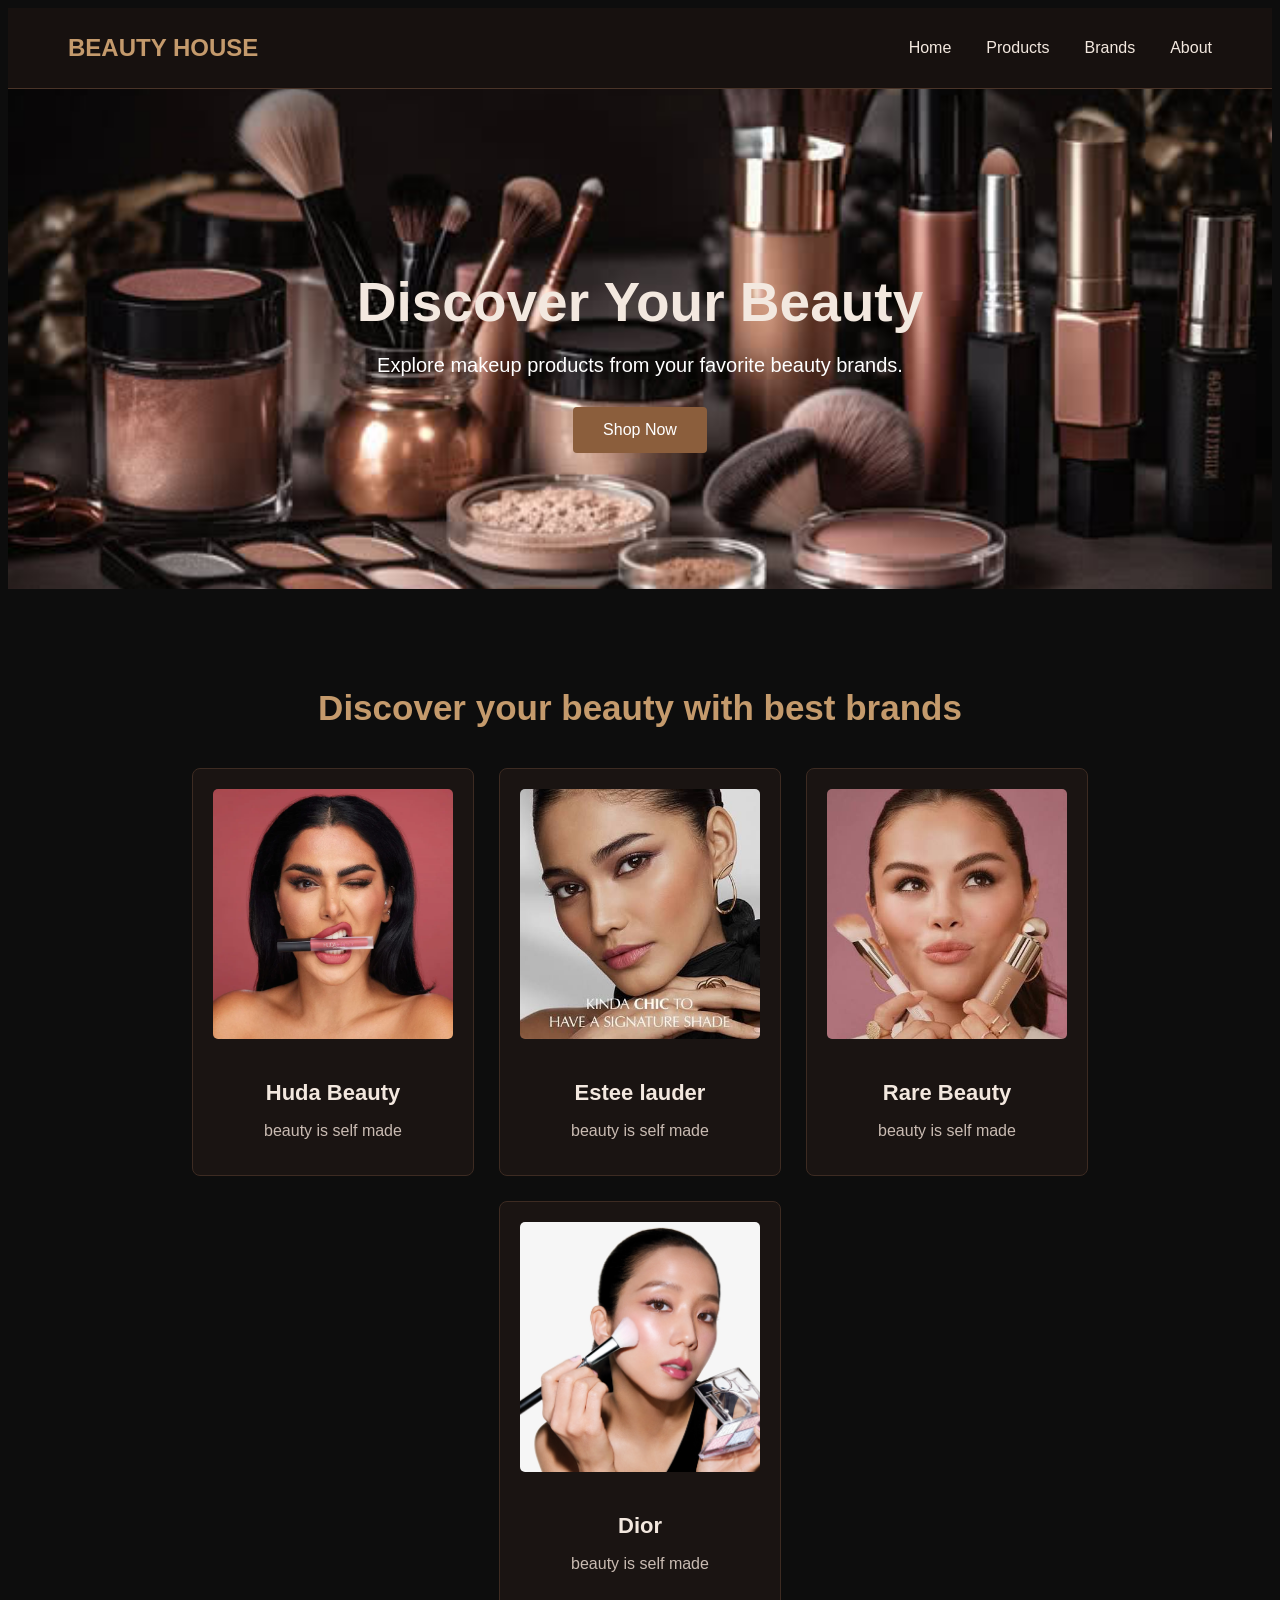
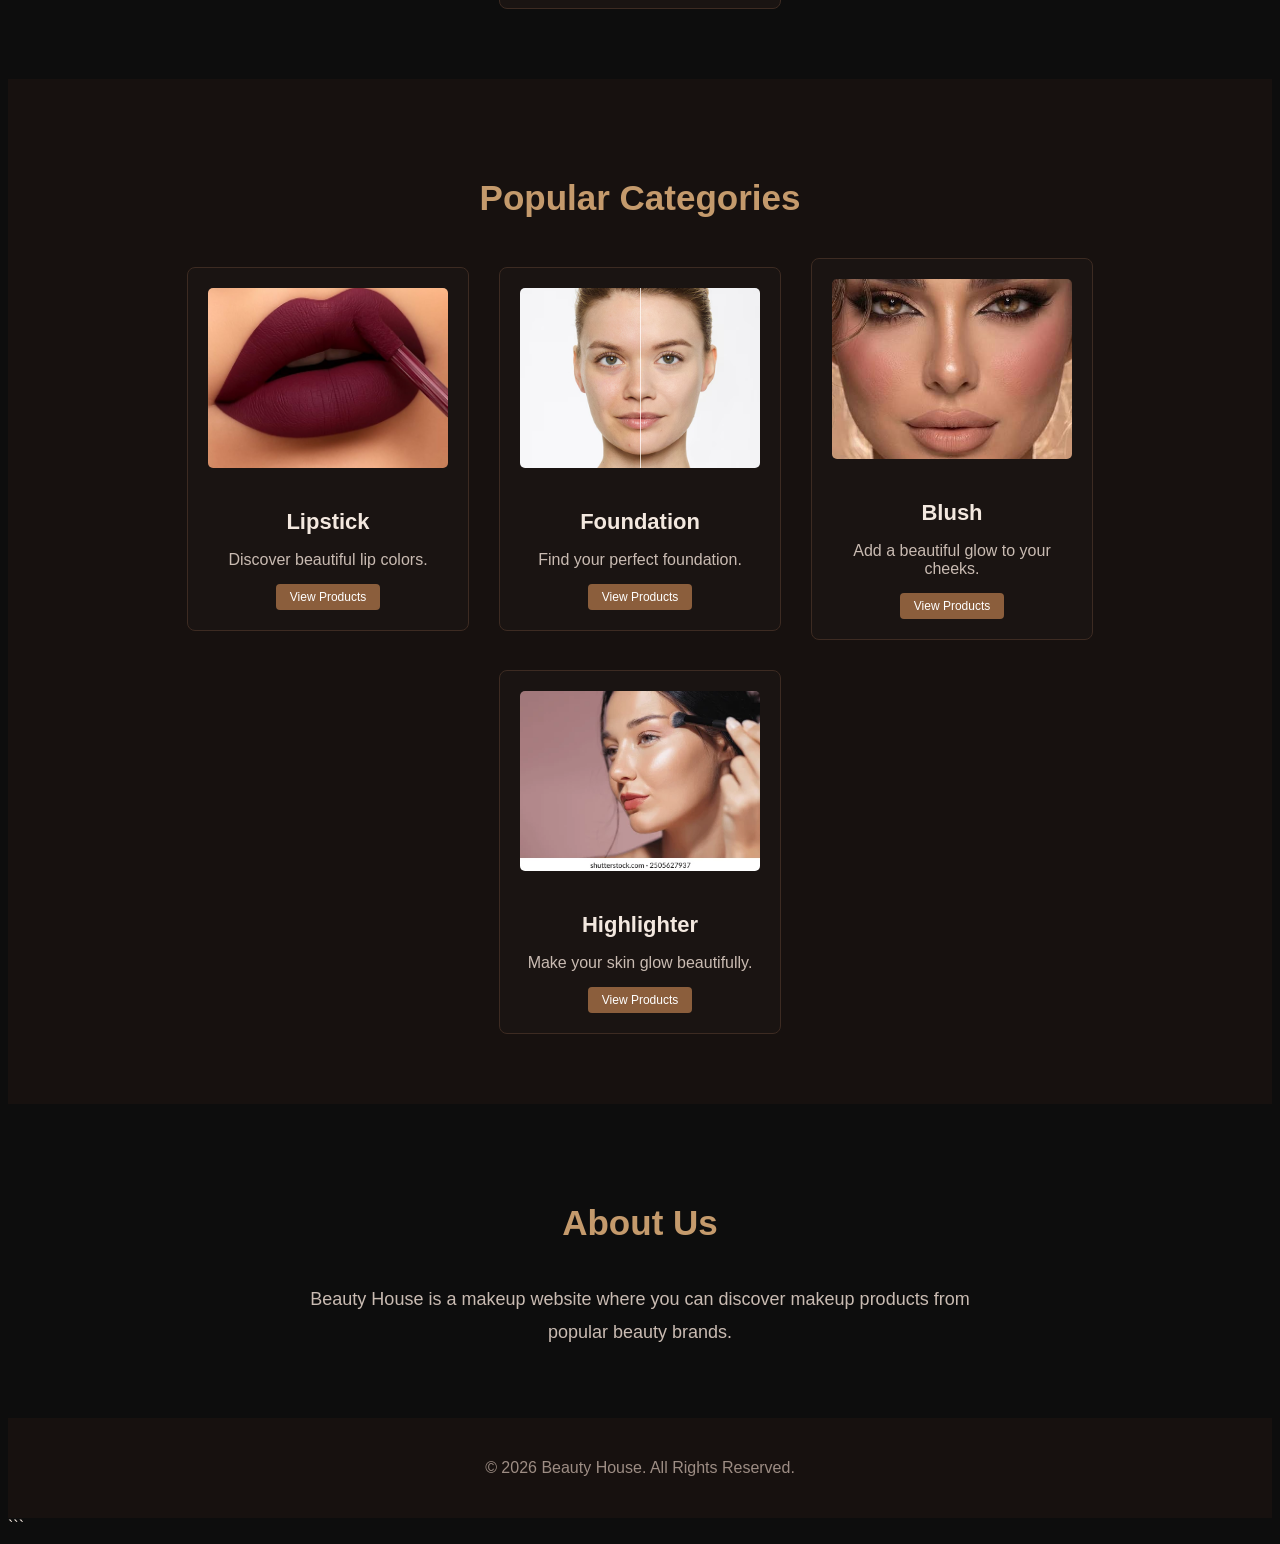
<file: index.html>
<!DOCTYPE html>
<html lang="en">
<head>
    <meta charset="UTF-8">
    <meta name="viewport" content="width=device-width, initial-scale=1.0">

    <title>Beauty House</title>

    <link rel="stylesheet" href="style.css">
</head>

<body>

    <!-- Navigation Bar -->
    <header>
        <div class="logo">BEAUTY HOUSE</div>

        <nav>
            <a href="index.html">Home</a>
            <a href="#products">Products</a>
            <a href="#brands">Brands</a>
            <a href="#about">About</a>
        </nav>
    </header>


    <!-- Hero Section -->
    <section class="hero">
        
        <div class="hero-text">
            <h1>Discover Your Beauty</h1>

            <p>
                Explore makeup products from your favorite beauty brands.
            </p>

            <a href="#products" class="shop-button">Shop Now</a>
        </div>

    </section>


    <!-- Products Section -->
    <section id="products">

        <h2>Discover your beauty with best brands  </h2>

        <div class="products-container">

            <!-- huda beauty -->
            <a href="hudabeauty.html" class="product-link">
            <div class="product-card">
                <img src="image/hudabeauty.webp" alt="Huda Beauty">

                <h3>Huda Beauty</h3>

                <p>beauty is self made</p>
            </div>
            </a>


            <!-- Estee lauder -->
             <a href="esteelauder.html" class="product-link">
            <div class="product-card">
                <img src="image/ESTÉE LAUDER.jpg" alt="Estee lauder">

                <h3>Estee lauder</h3>

                <p>beauty is self made</p>
            </div>
            </a>


            <!-- Rare Beauty -->
             <a href="rarebeauty.html" class="product-link">
            <div class="product-card">
                <img src="image/rare beauty blush.jpg" alt="Rare Beauty">

                <h3>Rare Beauty</h3>

                <p>beauty is self made</p>
            </div>
            </a>


            <!-- Dior -->
             <a href="dior.html" class="product-link">
            <div class="product-card">
                <img src="image/Dior highlighter.jpg" alt="Dior">

                <h3>Dior</h3>

                <p>beauty is self made</p>

            </div>

        
         </a>
        </div>

    </section>


    <!-- Categories Section --> 
<section id="brands"> 

    <h2>Popular Categories</h2> 

    <div class="brands-container"> 

        <!-- Lipstick -->
        <div class="brand-card">
            <img src="image/Lipstick_.jpg" alt="Lipstick">

            <h3>Lipstick</h3>

            <p>Discover beautiful lip colors.</p>

            <a href="lipstick.html">View Products</a>
        </div>


        <!-- Foundation -->
        <div class="brand-card">
            <img src="image/Foundation.avif" alt="Foundation">

            <h3>Foundation</h3>

            <p>Find your perfect foundation.</p>

            <a href="foundation.html">View Products</a>
        </div>


        <!-- Blush -->
        <div class="brand-card">
            <img src="image/Blushjpg.jpg" alt="Blush">

            <h3>Blush</h3>

            <p>Add a beautiful glow to your cheeks.</p>

            <a href="blush.html">View Products</a>
        </div>


        <!-- Highlighter -->
        <div class="brand-card">
            <img src="image/Highlighter.webp" alt="Highlighter">

            <h3>Highlighter</h3>

            <p>Make your skin glow beautifully.</p>

            <a href="highlighter.html">View Products</a>
        </div>

    </div> 

</section>

    <!-- About Section -->
    <section id="about">

        <h2>About Us</h2>

        <p>
            Beauty House is a makeup website where you can discover
            makeup products from popular beauty brands.
        </p>

    </section>


    <!-- Footer -->
    <footer>

        <p>© 2026 Beauty House. All Rights Reserved.</p>

    </footer>

</body>
</html>
```
</file>
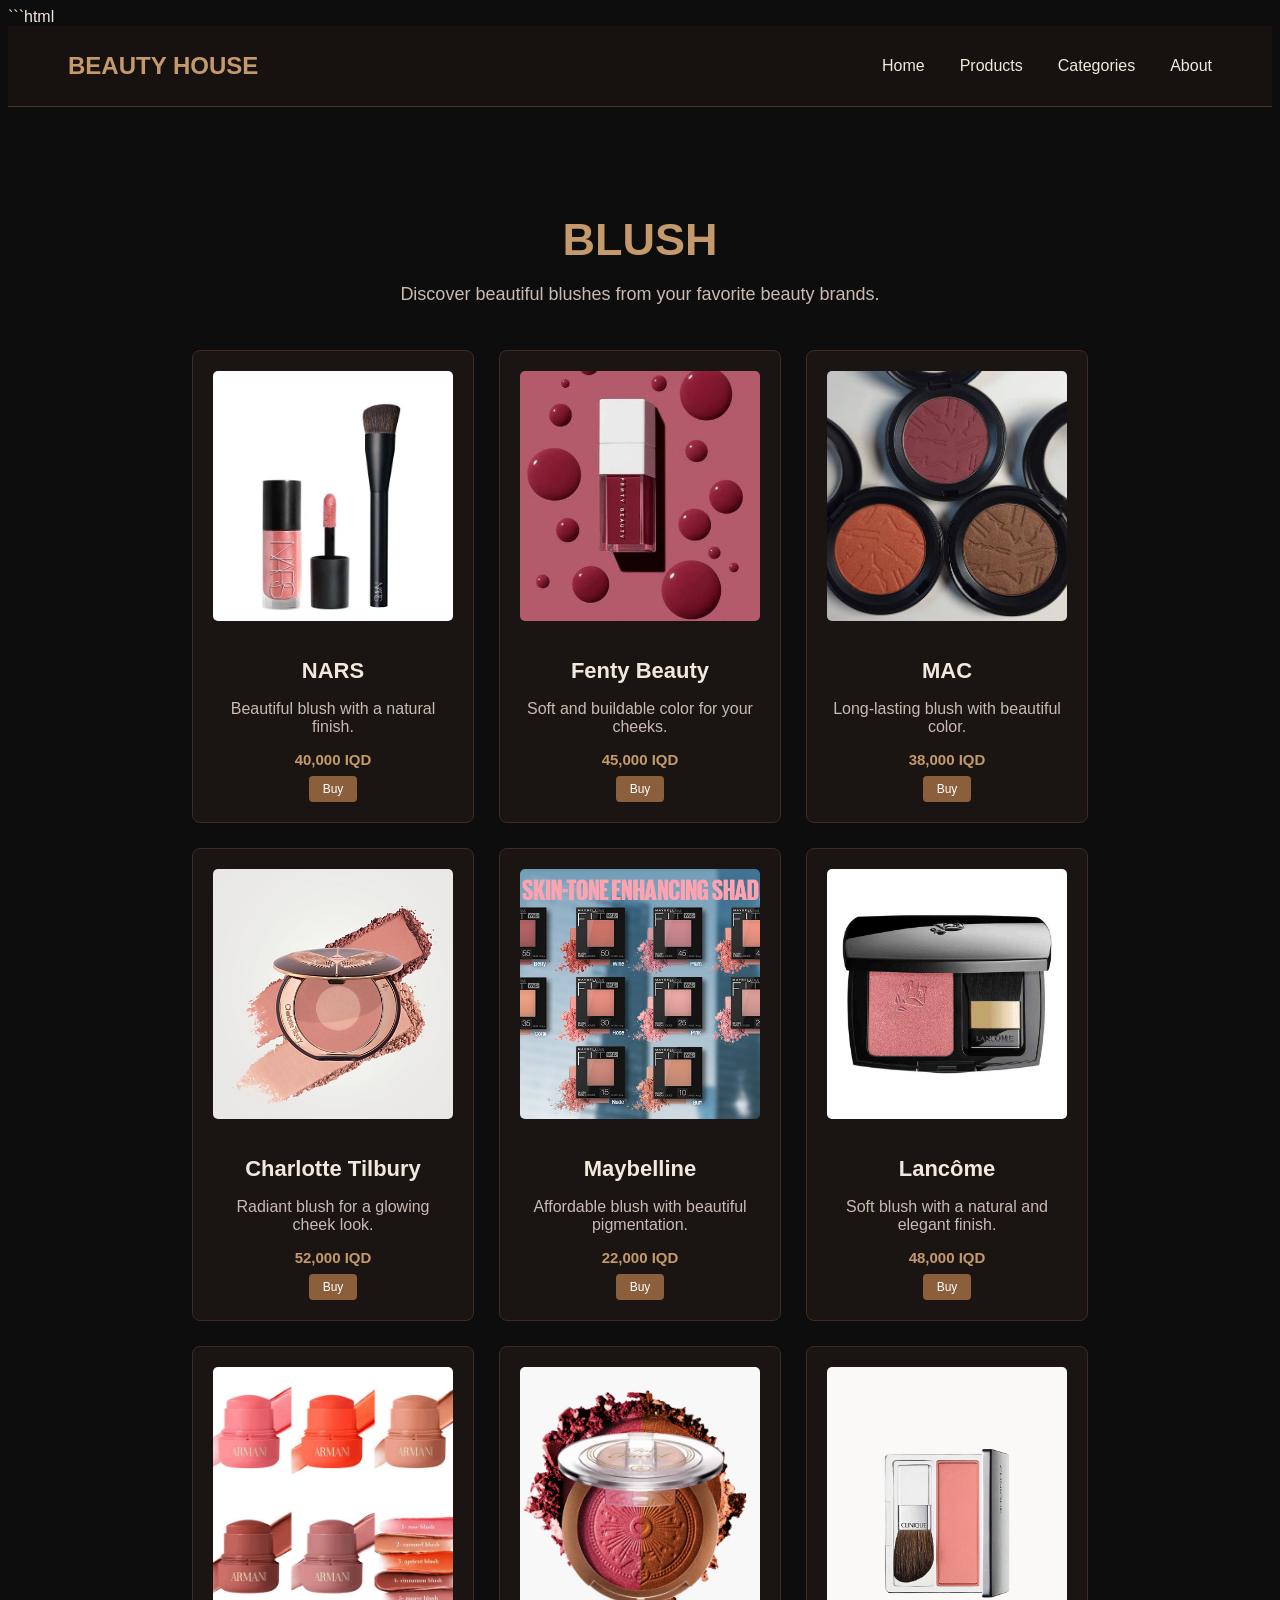
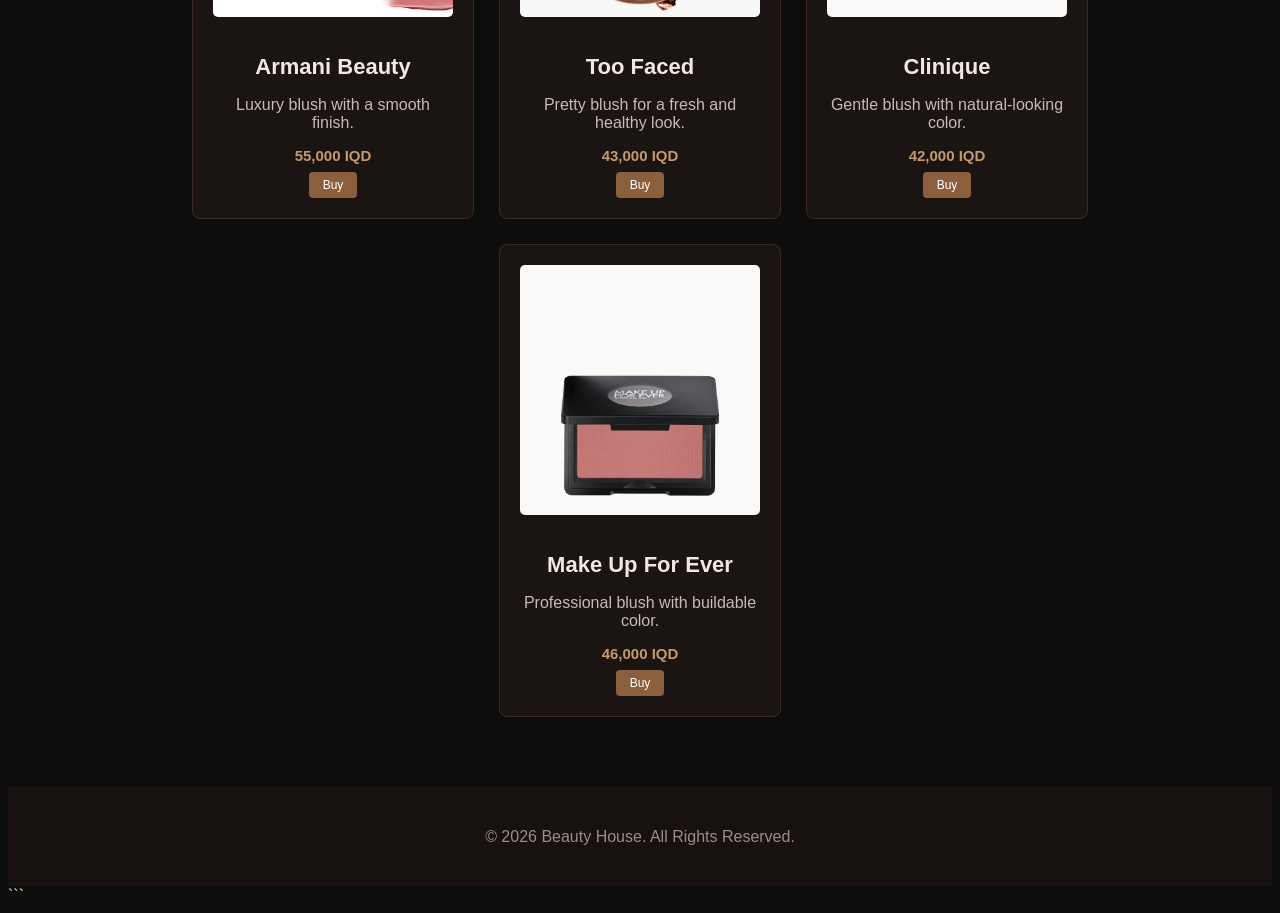
<file: blush.html>
```html
<!DOCTYPE html>
<html lang="en">

<head>
    <meta charset="UTF-8">
    <meta name="viewport" content="width=device-width, initial-scale=1.0">

    <title>Blush | Beauty House</title>

    <link rel="stylesheet" href="style.css">
</head>

<body>

    <!-- Navigation Bar -->
    <header>

        <div class="logo">BEAUTY HOUSE</div>

        <nav>
            <a href="index.html">Home</a>
            <a href="index.html#products">Products</a>
            <a href="index.html#brands">Categories</a>
            <a href="index.html#about">About</a>
        </nav>

    </header>


    <!-- Blush Section -->
    <section class="brand-page">

        <h1>BLUSH</h1>

        <p>Discover beautiful blushes from your favorite beauty brands.</p>


        <div class="products-container">


            <!-- NARS -->
            <div class="product-card">

                <img src="image/NARS blush.webp" alt="NARS Blush">

                <h3>NARS</h3>

                <p>Beautiful blush with a natural finish.</p>

                <span>40,000 IQD</span>

                <button>Buy</button>

            </div>


            <!-- Fenty Beauty -->
            <div class="product-card">

                <img src="image/Fenty Beauty blush.jpg" alt="Fenty Beauty Blush">

                <h3>Fenty Beauty</h3>

                <p>Soft and buildable color for your cheeks.</p>

                <span>45,000 IQD</span>

                <button>Buy</button>

            </div>


            <!-- MAC -->
            <div class="product-card">

                <img src="image/MAC blush.jpg" alt="MAC Blush">

                <h3>MAC</h3>

                <p>Long-lasting blush with beautiful color.</p>

                <span>38,000 IQD</span>

                <button>Buy</button>

            </div>


            <!-- Charlotte Tilbury -->
            <div class="product-card">

                <img src="image/Charlotte Tilbury blush.avif" alt="Charlotte Tilbury Blush">

                <h3>Charlotte Tilbury</h3>

                <p>Radiant blush for a glowing cheek look.</p>

                <span>52,000 IQD</span>

                <button>Buy</button>

            </div>


            <!-- Maybelline -->
            <div class="product-card">

                <img src="image/Maybelline blush.jpg" alt="Maybelline Blush">

                <h3>Maybelline</h3>

                <p>Affordable blush with beautiful pigmentation.</p>

                <span>22,000 IQD</span>

                <button>Buy</button>

            </div>


            <!-- Lancôme -->
            <div class="product-card">

                <img src="image/Lancôme blush.jpg" alt="Lancôme Blush">

                <h3>Lancôme</h3>

                <p>Soft blush with a natural and elegant finish.</p>

                <span>48,000 IQD</span>

                <button>Buy</button>

            </div>


            <!-- Armani Beauty -->
            <div class="product-card">

                <img src="image/Armani Beauty blush.jpg" alt="Armani Beauty Blush">

                <h3>Armani Beauty</h3>

                <p>Luxury blush with a smooth finish.</p>

                <span>55,000 IQD</span>

                <button>Buy</button>

            </div>


            <!-- Too Faced -->
            <div class="product-card">

                <img src="image/Too Faced blush.avif" alt="Too Faced Blush">

                <h3>Too Faced</h3>

                <p>Pretty blush for a fresh and healthy look.</p>

                <span>43,000 IQD</span>

                <button>Buy</button>

            </div>


            <!-- Clinique -->
            <div class="product-card">

                <img src="image/Clinique blush.webp" alt="Clinique Blush">

                <h3>Clinique</h3>

                <p>Gentle blush with natural-looking color.</p>

                <span>42,000 IQD</span>

                <button>Buy</button>

            </div>


            <!-- Make Up For Ever -->
            <div class="product-card">

                <img src="image/Make Up For Ever blush.webp" alt="Make Up For Ever Blush">

                <h3>Make Up For Ever</h3>

                <p>Professional blush with buildable color.</p>

                <span>46,000 IQD</span>

                <button>Buy</button>

            </div>


        </div>

    </section>


    <!-- Footer -->
    <footer>

        <p>© 2026 Beauty House. All Rights Reserved.</p>

    </footer>

</body>

</html>
```
</file>
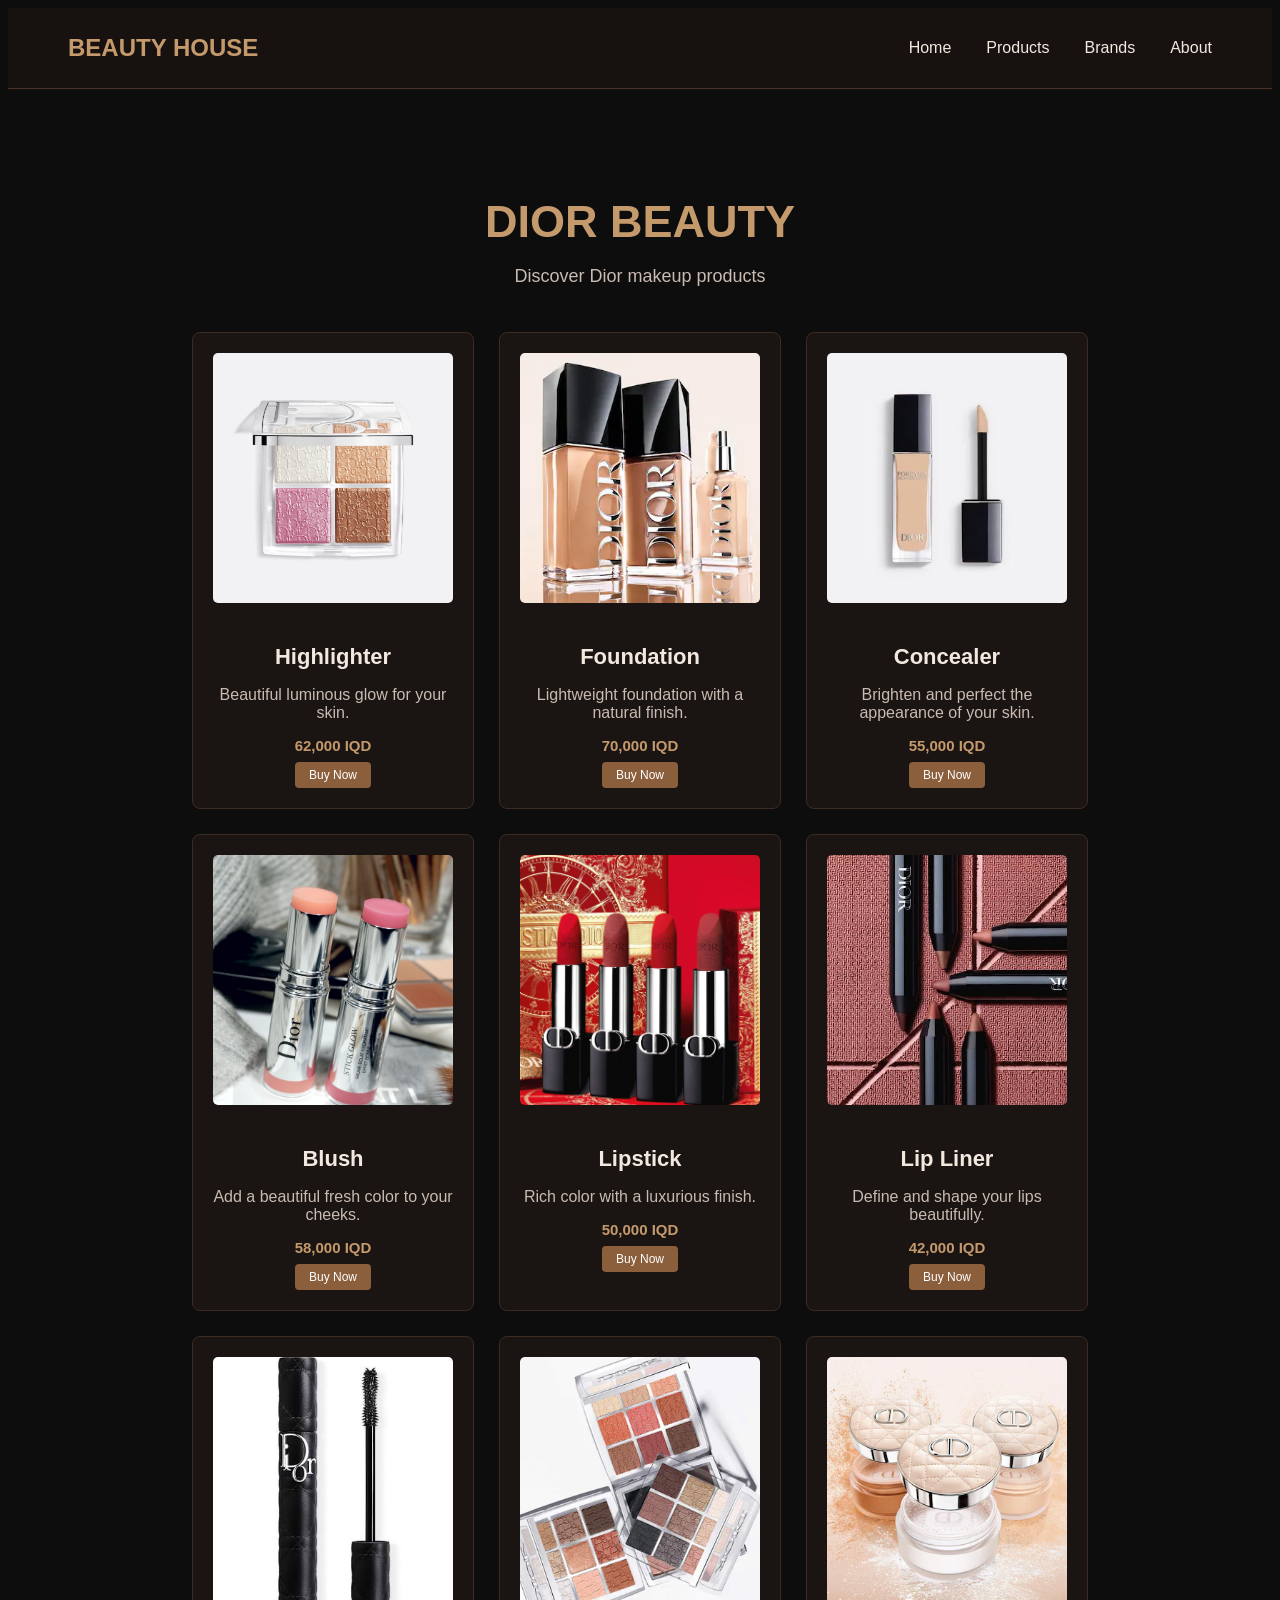
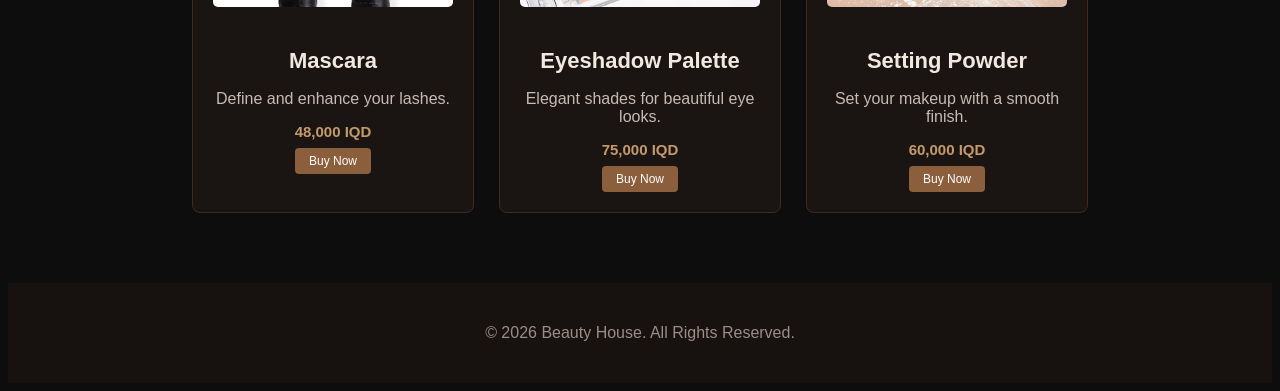
<file: dior.html>
<!DOCTYPE html>
<html lang="en">

<head>
    <meta charset="UTF-8">
    <meta name="viewport" content="width=device-width, initial-scale=1.0">

    <title>Dior Beauty</title>

    <link rel="stylesheet" href="style.css">
</head>

<body>

    <!-- Navigation Bar -->
    <header>

        <div class="logo">BEAUTY HOUSE</div>

        <nav>
            <a href="index.html">Home</a>
            <a href="index.html#products">Products</a>
            <a href="index.html#brands">Brands</a>
            <a href="index.html#about">About</a>
        </nav>

    </header>


    <!-- Dior Products -->
    <section class="brand-page">

        <h1>DIOR BEAUTY</h1>

        <p>Discover Dior makeup products</p>


        <div class="products-container">

            <!-- Highlighter -->
            <div class="product-card">
                <img src="image/Dior Highlighter.webp" alt="Dior Highlighter">

                <h3>Highlighter</h3>

                <p>Beautiful luminous glow for your skin.</p>

                <span>62,000 IQD</span>
                <button>Buy Now</button>
            </div>


            <!-- Foundation -->
            <div class="product-card">
                <img src="image/DIORFoundation.webp" alt="Dior Foundation">

                <h3>Foundation</h3>

                <p>Lightweight foundation with a natural finish.</p>

                <span>70,000 IQD</span>
                <button>Buy Now</button>
            </div>


            <!-- Concealer -->
            <div class="product-card">
                <img src="image/DIOR Concealer.jpg" alt="Dior Concealer">

                <h3>Concealer</h3>

                <p>Brighten and perfect the appearance of your skin.</p>

                <span>55,000 IQD</span>
                <button>Buy Now</button>
            </div>


            <!-- Blush -->
            <div class="product-card">
                <img src="image/DIOR Blush.jpg" alt="Dior Blush">

                <h3>Blush</h3>

                <p>Add a beautiful fresh color to your cheeks.</p>

                <span>58,000 IQD</span>
                <button>Buy Now</button>
            </div>


            <!-- Lipstick -->
            <div class="product-card">
                <img src="image/DIOR Lipstick.jpg" alt="Dior Lipstick">

                <h3>Lipstick</h3>

                <p>Rich color with a luxurious finish.</p>

                <span>50,000 IQD</span>
                <button>Buy Now</button>
            </div>


            <!-- Lip Liner -->
            <div class="product-card">
                <img src="image/DIOR Lip Liner.jpg" alt="Dior Lip Liner">

                <h3>Lip Liner</h3>

                <p>Define and shape your lips beautifully.</p>

                <span>42,000 IQD</span>
                <button>Buy Now</button>
            </div>


            <!-- Mascara -->
            <div class="product-card">
                <img src="image/DIORMascara.jpg" alt="Dior Mascara">

                <h3>Mascara</h3>

                <p>Define and enhance your lashes.</p>

                <span>48,000 IQD</span>
                <button>Buy Now</button>
            </div>


            <!-- Eyeshadow -->
            <div class="product-card">
                <img src="image/DIOR Eyeshadow Palette.webp" alt="Dior Eyeshadow">

                <h3>Eyeshadow Palette</h3>

                <p>Elegant shades for beautiful eye looks.</p>

                <span>75,000 IQD</span>
                <button>Buy Now</button>
            </div>


            <!-- Setting Powder -->
            <div class="product-card">
                <img src="image/Setting Powder.webp" alt="Dior Powder">

                <h3>Setting Powder</h3>

                <p>Set your makeup with a smooth finish.</p>

                <span>60,000 IQD</span>
                <button>Buy Now</button>
            </div>

        </div>

    </section>


    <!-- Footer -->
    <footer>

        <p>© 2026 Beauty House. All Rights Reserved.</p>

    </footer>

</body>
</html>
</file>
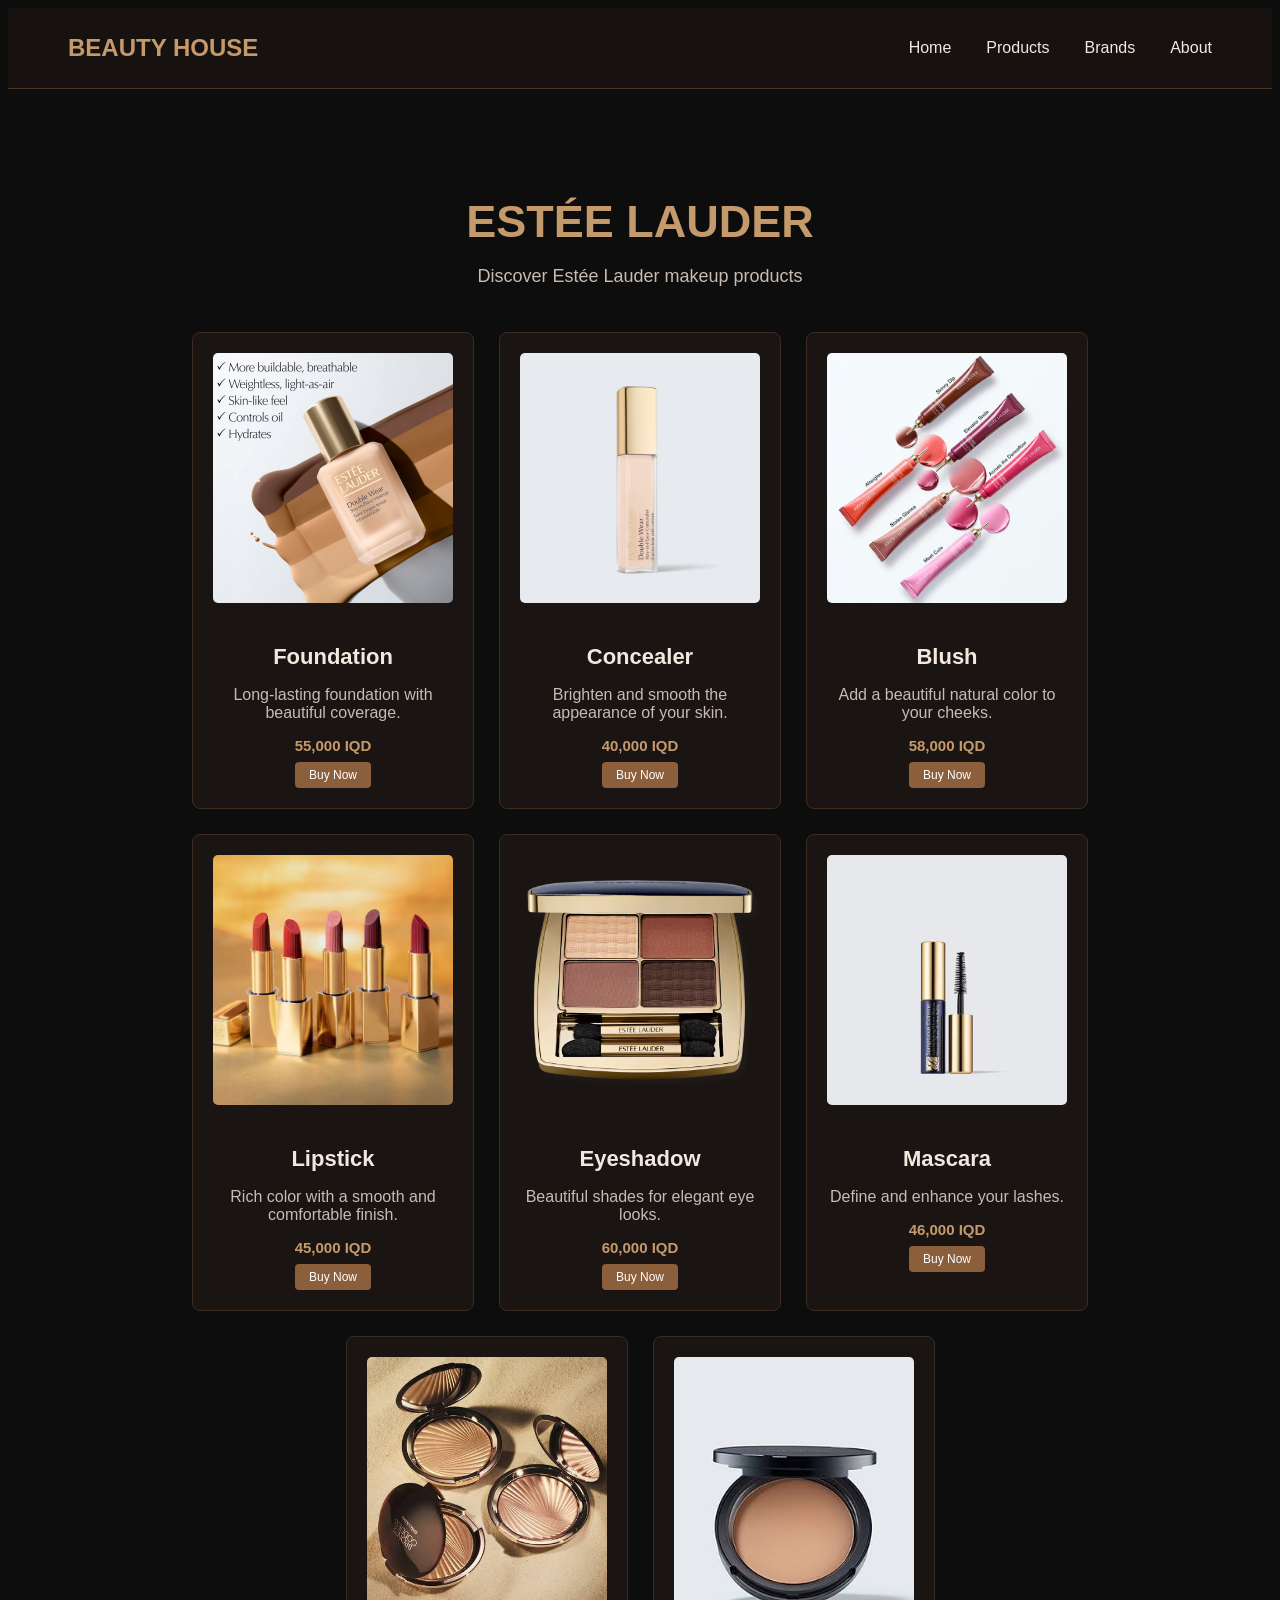
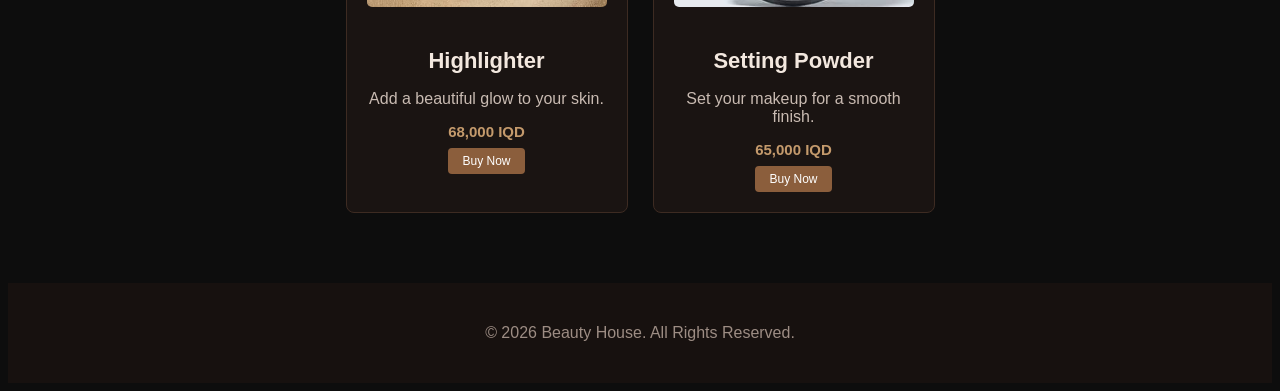
<file: esteelauder.html>
<!DOCTYPE html>
<html lang="en">
<head>
    <meta charset="UTF-8">
    <meta name="viewport" content="width=device-width, initial-scale=1.0">

    <title>Estée Lauder</title>

    <link rel="stylesheet" href="style.css">
</head>

<body>

    <!-- Navigation Bar -->
    <header>
        <div class="logo">BEAUTY HOUSE</div>

        <nav>
            <a href="index.html">Home</a>
            <a href="index.html#products">Products</a>
            <a href="index.html#brands">Brands</a>
            <a href="index.html#about">About</a>
        </nav>
    </header>


    <!-- Estée Lauder Products -->
    <section class="brand-page">

        <h1>ESTÉE LAUDER</h1>

        <p>Discover Estée Lauder makeup products</p>


        <div class="products-container">

            <!-- Foundation -->
            <div class="product-card">
                <img src="image/estee lauder foundation.avif" alt="Estée Lauder Foundation">

                <h3>Foundation</h3>

                <p>Long-lasting foundation with beautiful coverage.</p>

                <span>55,000 IQD</span>
                <button>Buy Now</button>
            </div>


            <!-- Concealer -->
            <div class="product-card">
                <img src="image/esteelauderConcealer.avif" alt="Estée Lauder Concealer">

                <h3>Concealer</h3>

                <p>Brighten and smooth the appearance of your skin.</p>

                <span>40,000 IQD</span>
                <button>Buy Now</button>
            </div>


            <!-- Blush -->
            <div class="product-card">
                <img src="image/estee lauder blush.avif" alt="Estée Lauder Blush">

                <h3>Blush</h3>

                <p>Add a beautiful natural color to your cheeks.</p>

                <span>58,000 IQD</span>
                <button>Buy Now</button>
            </div>


            <!-- Lipstick -->
            <div class="product-card">
                <img src="image/estee lauder Lipstick.jpg" alt="Estée Lauder Lipstick">

                <h3>Lipstick</h3>

                <p>Rich color with a smooth and comfortable finish.</p>

                <span>45,000 IQD</span>
                <button>Buy Now</button>
            </div>


            <!-- Eyeshadow -->
            <div class="product-card">
                <img src="image/esteelauderEyeshadow.avif" alt="Estée Lauder Eyeshadow">

                <h3>Eyeshadow</h3>

                <p>Beautiful shades for elegant eye looks.</p>

                <span>60,000 IQD</span>
                <button>Buy Now</button>
            </div>


            <!-- Mascara -->
            <div class="product-card">
                <img src="image/estee lauder Mascara.avif" alt="Estée Lauder Mascara">

                <h3>Mascara</h3>

                <p>Define and enhance your lashes.</p>

                <span>46,000 IQD</span>
                <button>Buy Now</button>
            </div>


            <!-- Highlighter -->
            <div class="product-card">
                <img src="image/estee lauder Highlighter.jpg" alt="Estée Lauder Highlighter">

                <h3>Highlighter</h3>

                <p>Add a beautiful glow to your skin.</p>

                <span>68,000 IQD</span>
                <button>Buy Now</button>
            </div>


            <!-- Powder -->
            <div class="product-card">
                <img src="image/estee lauder Setting Powder.jpg" alt="Estée Lauder Powder">

                <h3>Setting Powder</h3>

                <p>Set your makeup for a smooth finish.</p>

                <span>65,000 IQD</span>
                <button>Buy Now</button>
            </div>

        </div>

    </section>


    <!-- Footer -->
    <footer>
        <p>© 2026 Beauty House. All Rights Reserved.</p>
    </footer>

</body>
</html>
</file>
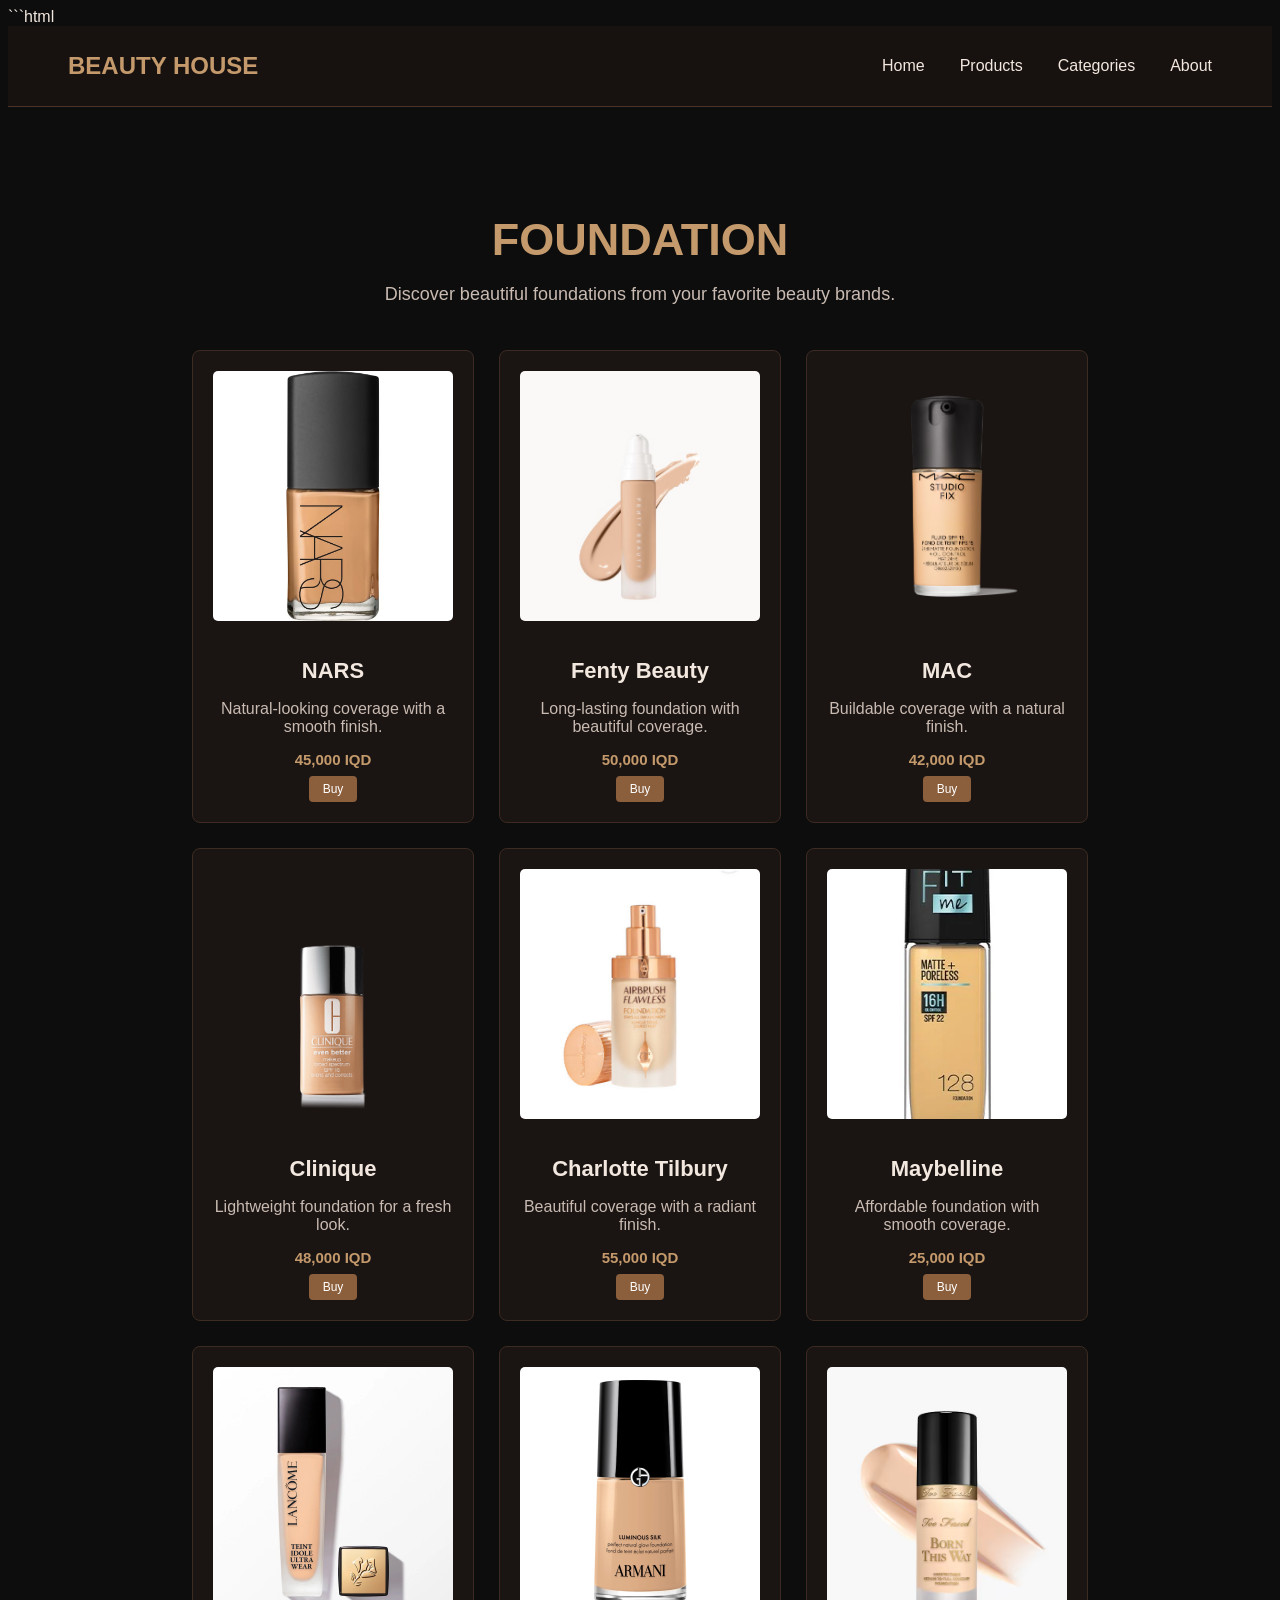
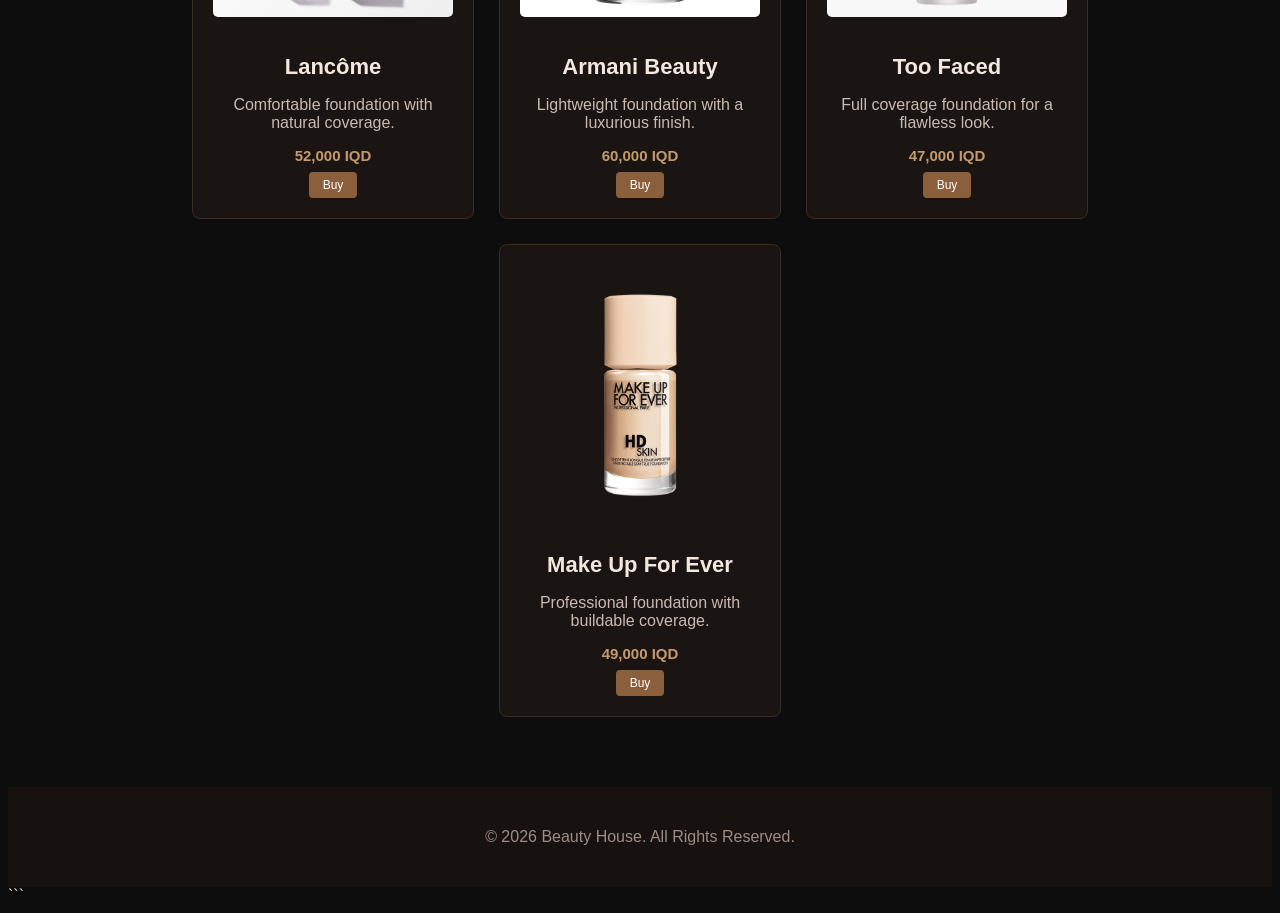
<file: foundation.html>
```html
<!DOCTYPE html>
<html lang="en">

<head>
    <meta charset="UTF-8">
    <meta name="viewport" content="width=device-width, initial-scale=1.0">

    <title>Foundation | Beauty House</title>

    <link rel="stylesheet" href="style.css">
</head>

<body>

    <!-- Navigation Bar -->
    <header>

        <div class="logo">BEAUTY HOUSE</div>

        <nav>
            <a href="index.html">Home</a>
            <a href="index.html#products">Products</a>
            <a href="index.html#brands">Categories</a>
            <a href="index.html#about">About</a>
        </nav>

    </header>


    <!-- Foundation Section -->
    <section class="brand-page">

        <h1>FOUNDATION</h1>

        <p>Discover beautiful foundations from your favorite beauty brands.</p>


        <div class="products-container">


            <!-- NARS -->
            <div class="product-card">

                <img src="image/NARS foundation.avif" alt="NARS Foundation">

                <h3>NARS</h3>

                <p>Natural-looking coverage with a smooth finish.</p>

                <span>45,000 IQD</span>

                <button>Buy</button>

            </div>


            <!-- Fenty Beauty -->
            <div class="product-card">

                <img src="image/Fenty Beauty foundation.avif" alt="Fenty Beauty Foundation">

                <h3>Fenty Beauty</h3>

                <p>Long-lasting foundation with beautiful coverage.</p>

                <span>50,000 IQD</span>

                <button>Buy</button>

            </div>


            <!-- MAC -->
            <div class="product-card">

                <img src="image/MAC foundation.avif" alt="MAC Foundation">

                <h3>MAC</h3>

                <p>Buildable coverage with a natural finish.</p>

                <span>42,000 IQD</span>

                <button>Buy</button>

            </div>


            <!-- Clinique -->
            <div class="product-card">

                <img src="image/Clinique foundation.avif" alt="Rare Beauty Foundation">

                <h3>Clinique</h3>

                <p>Lightweight foundation for a fresh look.</p>

                <span>48,000 IQD</span>

                <button>Buy</button>

            </div>


            <!-- Charlotte Tilbury -->
            <div class="product-card">

                <img src="image/Charlotte Tilbury foundation.jpg" alt="Charlotte Tilbury Foundation">

                <h3>Charlotte Tilbury</h3>

                <p>Beautiful coverage with a radiant finish.</p>

                <span>55,000 IQD</span>

                <button>Buy</button>

            </div>


            <!-- Maybelline -->
            <div class="product-card">

                <img src="image/Maybelline foundation.jpg" alt="Maybelline Foundation">

                <h3>Maybelline</h3>

                <p>Affordable foundation with smooth coverage.</p>

                <span>25,000 IQD</span>

                <button>Buy</button>

            </div>


            <!-- Lancôme -->
            <div class="product-card">

                <img src="image/Lancôme foundation.webp" alt="Lancôme Foundation">

                <h3>Lancôme</h3>

                <p>Comfortable foundation with natural coverage.</p>

                <span>52,000 IQD</span>

                <button>Buy</button>

            </div>


            <!-- Armani Beauty -->
            <div class="product-card">

                <img src="image/Armani Beauty foundation.webp" alt="Armani Beauty Foundation">

                <h3>Armani Beauty</h3>

                <p>Lightweight foundation with a luxurious finish.</p>

                <span>60,000 IQD</span>

                <button>Buy</button>

            </div>


            <!-- Too Faced -->
            <div class="product-card">

                <img src="image/Too Faced foundation.avif" alt="Too Faced Foundation">

                <h3>Too Faced</h3>

                <p>Full coverage foundation for a flawless look.</p>

                <span>47,000 IQD</span>

                <button>Buy</button>

            </div>


            <!-- Make Up For Ever -->
            <div class="product-card">

                <img src="image/Make Up For Ever foundation.webp" alt="Make Up For Ever Foundation">

                <h3>Make Up For Ever</h3>

                <p>Professional foundation with buildable coverage.</p>

                <span>49,000 IQD</span>

                <button>Buy</button>

            </div>


        </div>

    </section>


    <!-- Footer -->
    <footer>

        <p>© 2026 Beauty House. All Rights Reserved.</p>

    </footer>

</body>

</html>
```
</file>
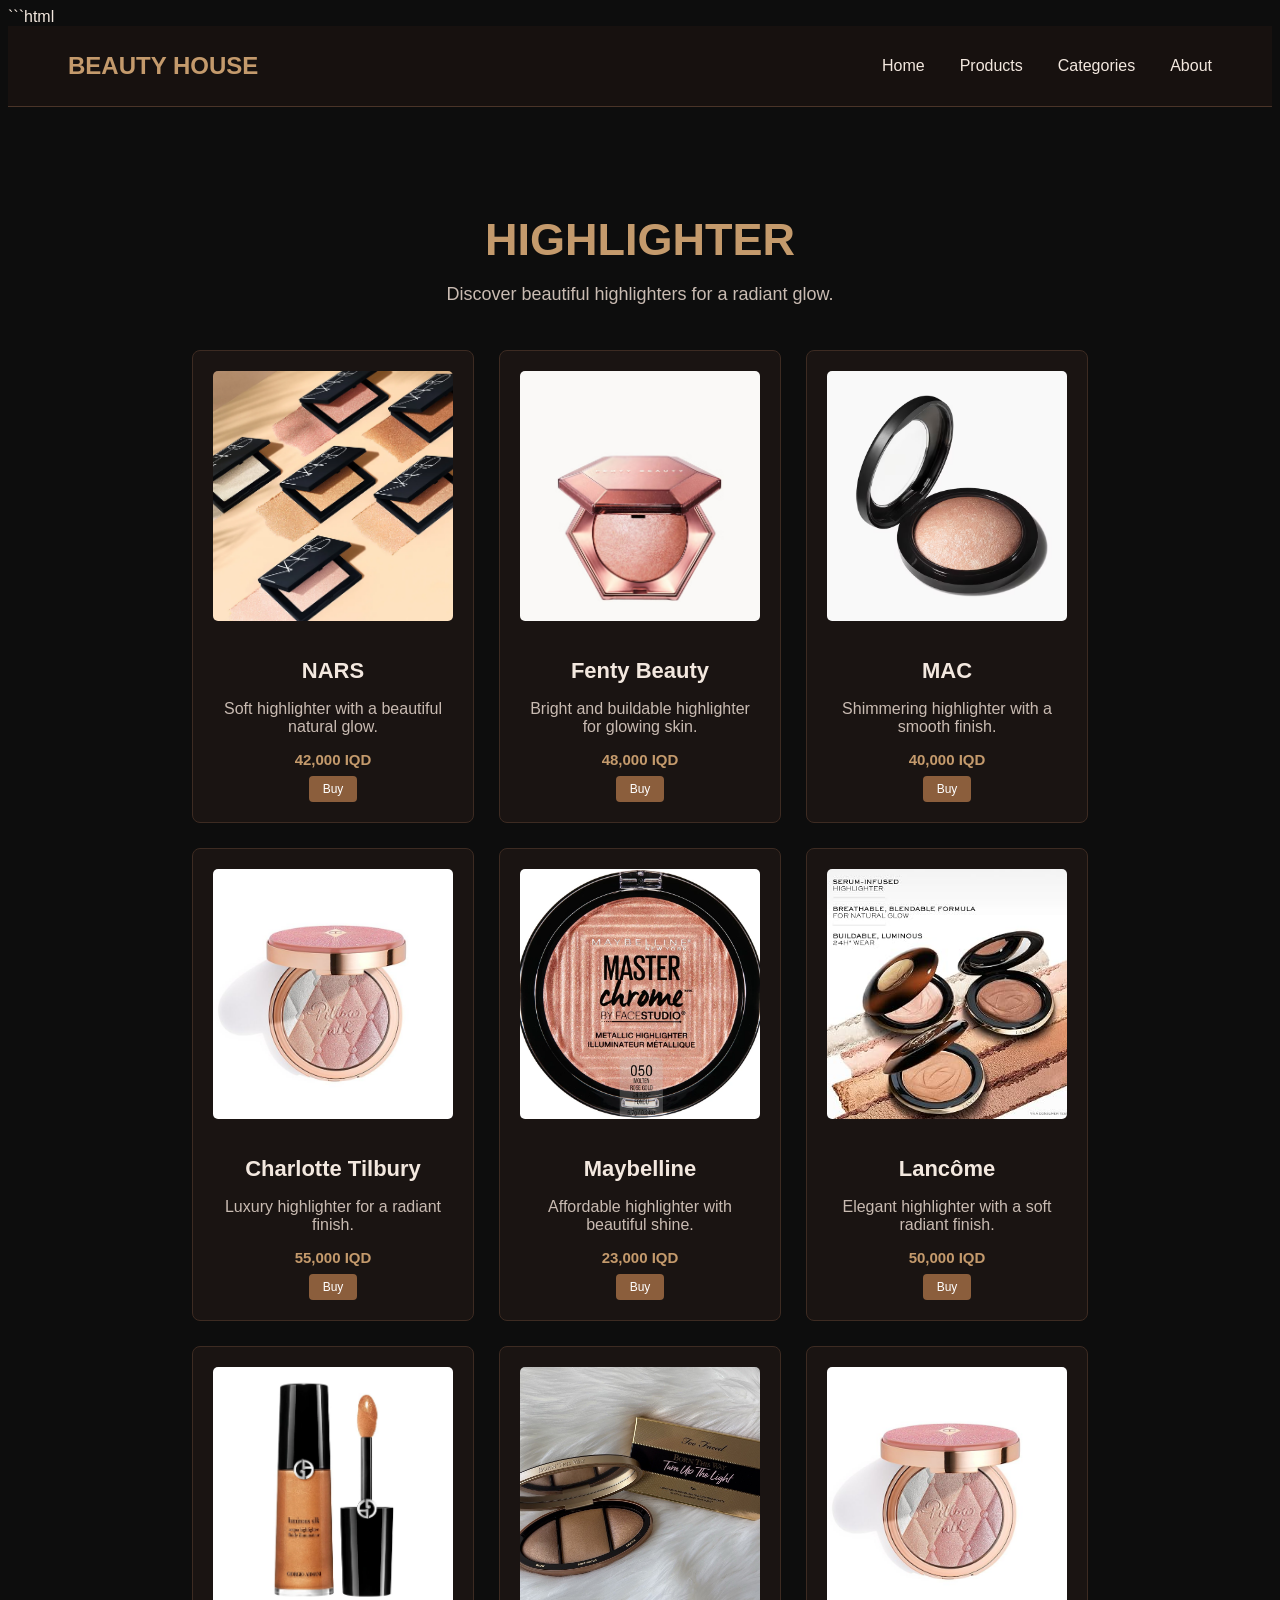
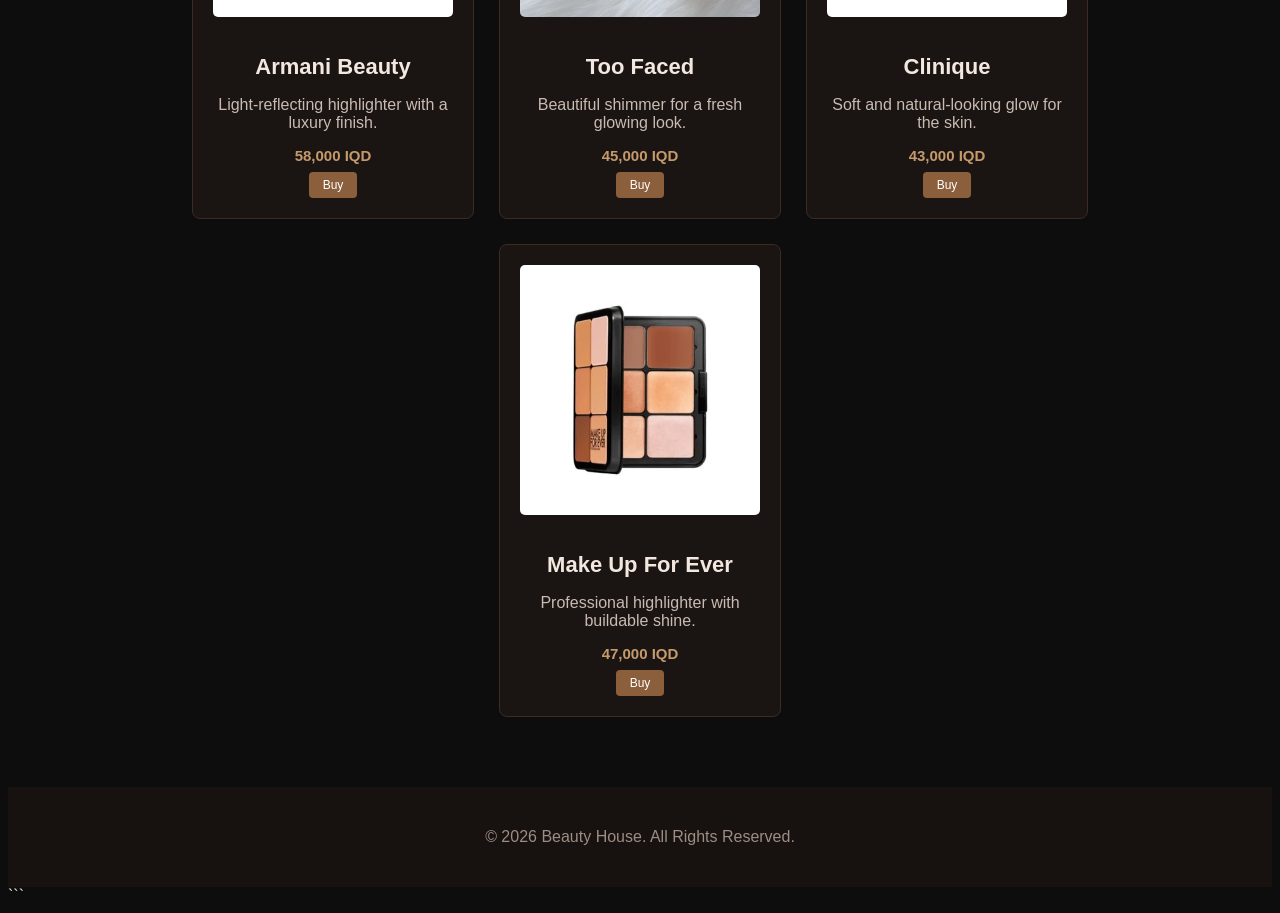
<file: highlighter.html>
```html
<!DOCTYPE html>
<html lang="en">

<head>
    <meta charset="UTF-8">
    <meta name="viewport" content="width=device-width, initial-scale=1.0">

    <title>Highlighter | Beauty House</title>

    <link rel="stylesheet" href="style.css">
</head>

<body>

    <!-- Navigation Bar -->
    <header>

        <div class="logo">BEAUTY HOUSE</div>

        <nav>
            <a href="index.html">Home</a>
            <a href="index.html#products">Products</a>
            <a href="index.html#brands">Categories</a>
            <a href="index.html#about">About</a>
        </nav>

    </header>


    <!-- Highlighter Section -->
    <section class="brand-page">

        <h1>HIGHLIGHTER</h1>

        <p>Discover beautiful highlighters for a radiant glow.</p>


        <div class="products-container">


            <!-- NARS -->
            <div class="product-card">

                <img src="image/NARS highlighter.webp" alt="NARS Highlighter">

                <h3>NARS</h3>

                <p>Soft highlighter with a beautiful natural glow.</p>

                <span>42,000 IQD</span>

                <button>Buy</button>

            </div>


            <!-- Fenty Beauty -->
            <div class="product-card">

                <img src="image/Fenty Beauty highlighter.avif" alt="Fenty Beauty Highlighter">

                <h3>Fenty Beauty</h3>

                <p>Bright and buildable highlighter for glowing skin.</p>

                <span>48,000 IQD</span>

                <button>Buy</button>

            </div>


            <!-- MAC -->
            <div class="product-card">

                <img src="image/MAC highlighter.avif" alt="MAC Highlighter">

                <h3>MAC</h3>

                <p>Shimmering highlighter with a smooth finish.</p>

                <span>40,000 IQD</span>

                <button>Buy</button>

            </div>


            <!-- Charlotte Tilbury -->
            <div class="product-card">

                <img src="image/Charlotte Tilbury highlighter.jpg" alt="Charlotte Tilbury Highlighter">

                <h3>Charlotte Tilbury</h3>

                <p>Luxury highlighter for a radiant finish.</p>

                <span>55,000 IQD</span>

                <button>Buy</button>

            </div>


            <!-- Maybelline -->
            <div class="product-card">

                <img src="image/Maybelline highlighter.webp" alt="Maybelline Highlighter">

                <h3>Maybelline</h3>

                <p>Affordable highlighter with beautiful shine.</p>

                <span>23,000 IQD</span>

                <button>Buy</button>

            </div>


            <!-- Lancôme -->
            <div class="product-card">

                <img src="image/Lancôme highlighter.jpg" alt="Lancôme Highlighter">

                <h3>Lancôme</h3>

                <p>Elegant highlighter with a soft radiant finish.</p>

                <span>50,000 IQD</span>

                <button>Buy</button>

            </div>


            <!-- Armani Beauty -->
            <div class="product-card">

                <img src="image/Armani Beauty highlighter.webp" alt="Armani Beauty Highlighter">

                <h3>Armani Beauty</h3>

                <p>Light-reflecting highlighter with a luxury finish.</p>

                <span>58,000 IQD</span>

                <button>Buy</button>

            </div>


            <!-- Too Faced -->
            <div class="product-card">

                <img src="image/Too Faced highlighter.jpg" alt="Too Faced Highlighter">

                <h3>Too Faced</h3>

                <p>Beautiful shimmer for a fresh glowing look.</p>

                <span>45,000 IQD</span>

                <button>Buy</button>

            </div>


            <!-- Clinique -->
            <div class="product-card">

                <img src="image/Charlotte Tilbury highlighter.jpg" alt="Clinique Highlighter">

                <h3>Clinique</h3>

                <p>Soft and natural-looking glow for the skin.</p>

                <span>43,000 IQD</span>

                <button>Buy</button>

            </div>


            <!-- Make Up For Ever -->
            <div class="product-card">

                <img src="image/Make Up For Ever highlighter.webp" alt="Make Up For Ever Highlighter">

                <h3>Make Up For Ever</h3>

                <p>Professional highlighter with buildable shine.</p>

                <span>47,000 IQD</span>

                <button>Buy</button>

            </div>


        </div>

    </section>


    <!-- Footer -->
    <footer>

        <p>© 2026 Beauty House. All Rights Reserved.</p>

    </footer>

</body>

</html>
```
</file>
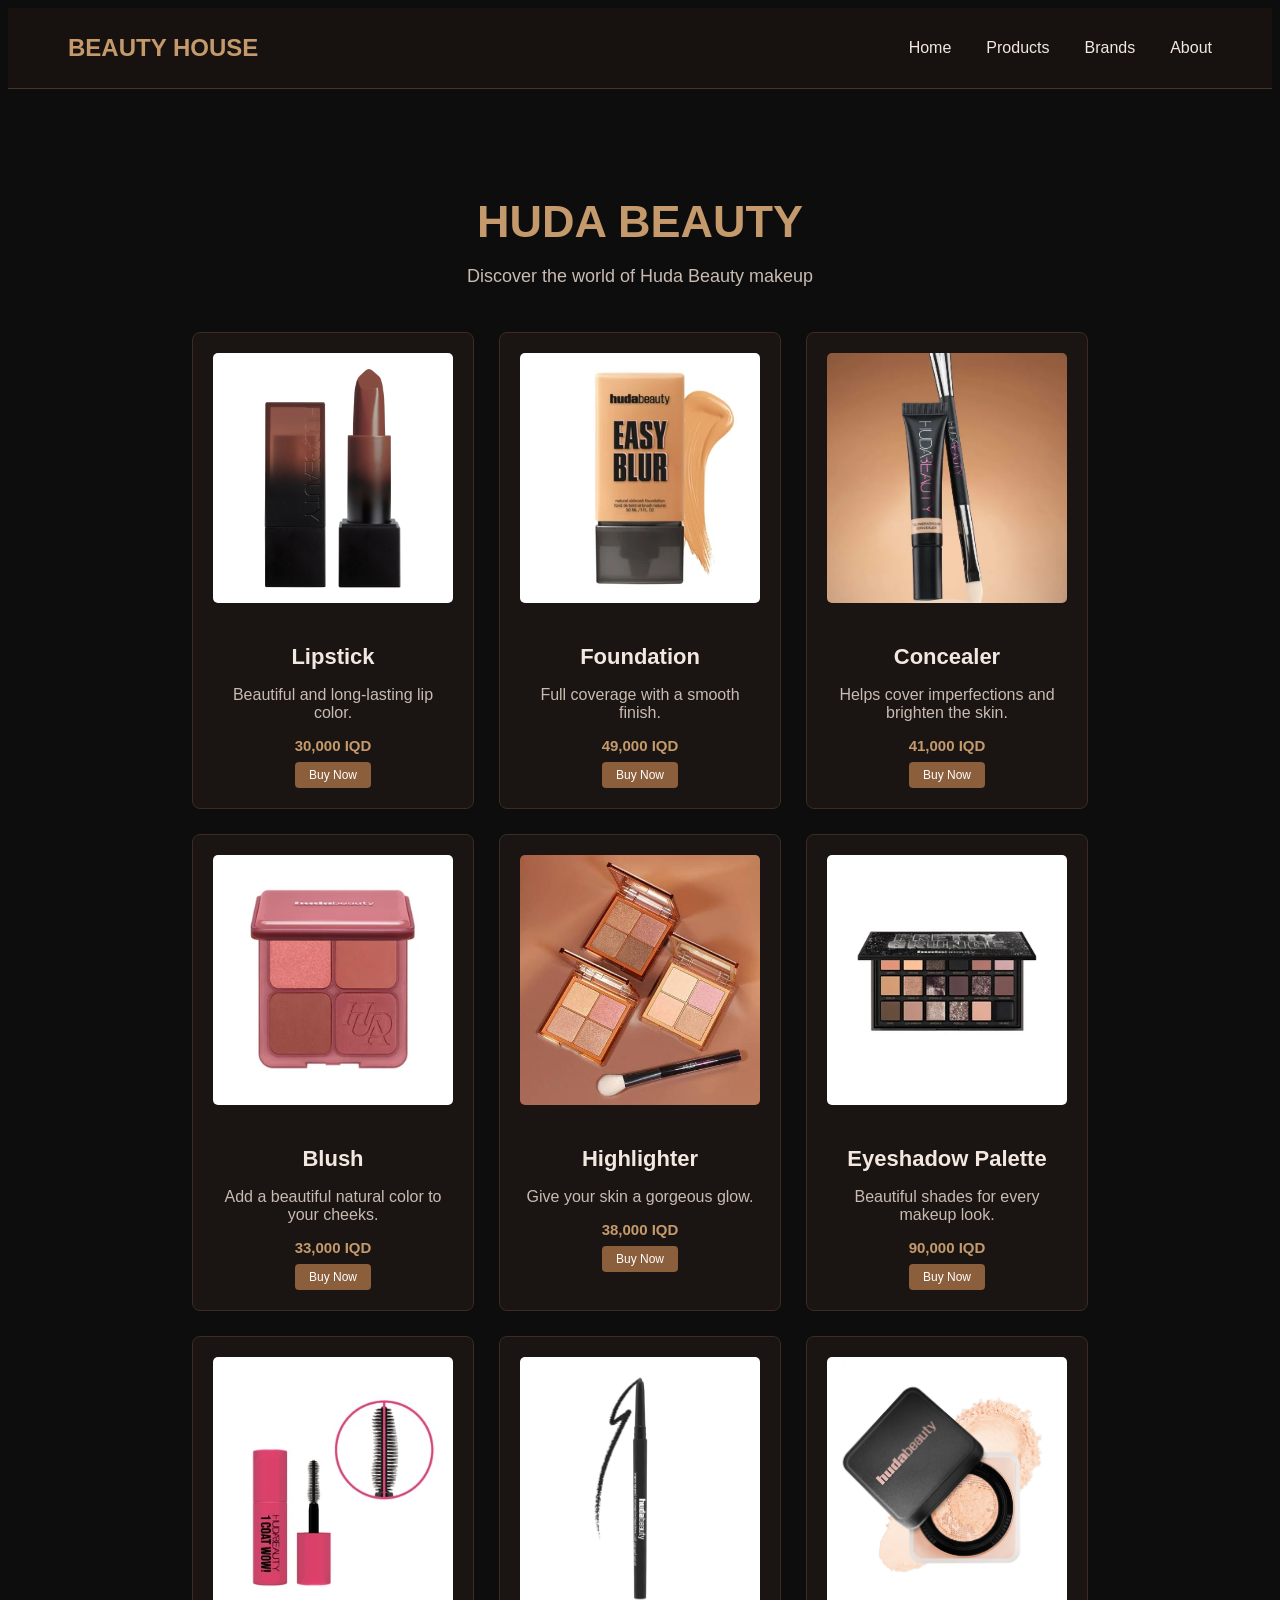
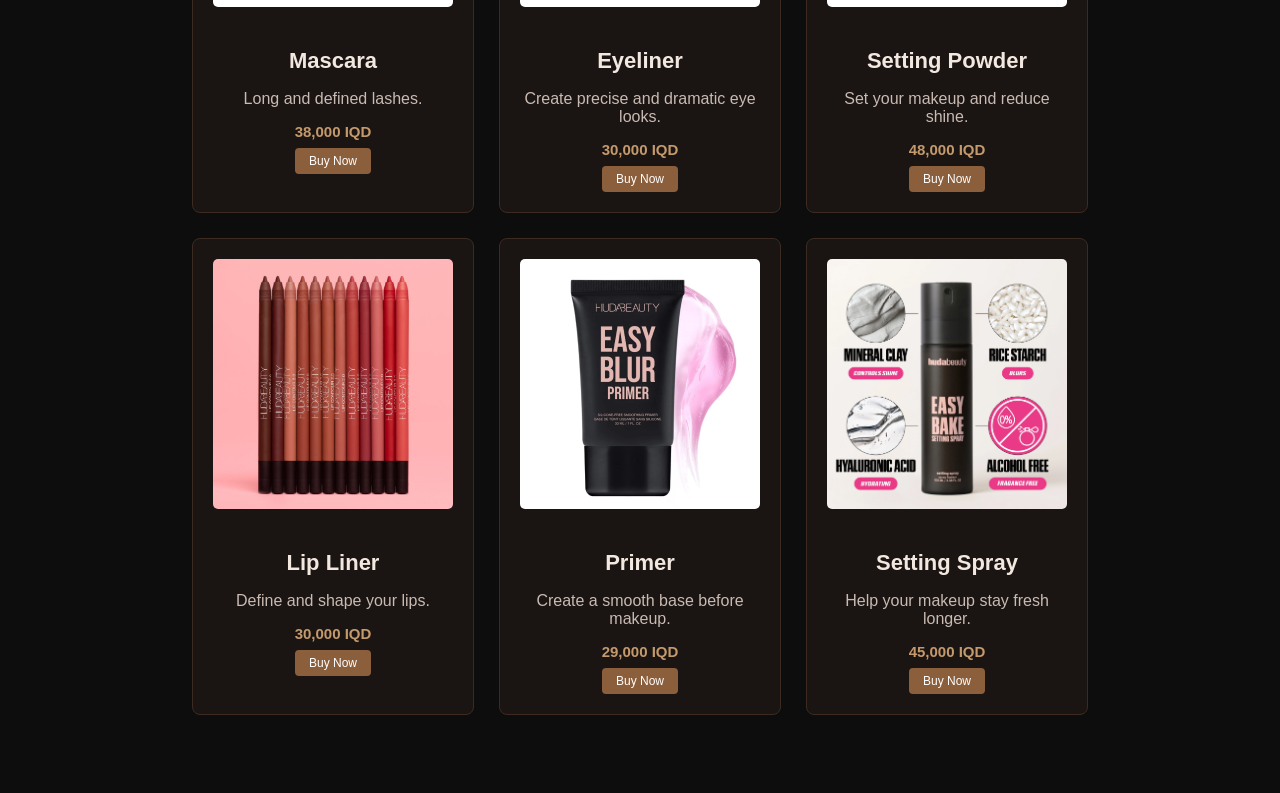
<file: hudabeauty.html>
<!DOCTYPE html>
<html lang="en">
<head>
    <meta charset="UTF-8">
    <meta name="viewport" content="width=device-width, initial-scale=1.0">
    <title>Huda Beauty</title>
    <link rel="stylesheet" href="style.css">
</head>

<body>

    <!-- Navigation -->
    <header>
        <div class="logo">BEAUTY HOUSE</div>

        <nav>
            <a href="index.html">Home</a>
            <a href="index.html#products">Products</a>
            <a href="index.html#brands">Brands</a>
            <a href="index.html#about">About</a>
        </nav>
    </header>

    <!-- Huda Beauty -->
    <section class="brand-page">

        <h1>HUDA BEAUTY</h1>
        <p>Discover the world of Huda Beauty makeup</p>

        <div class="products-container">

            <!-- Lipstick -->
            <div class="product-card">
                <img src="image/hudabeautylip.webp" alt="Huda Beauty Lipstick">
                <h3>Lipstick</h3>
                <p>Beautiful and long-lasting lip color.</p>
                <span>30,000 IQD</span>
                <button>Buy Now</button>
            </div>

            <!-- Foundation -->
            <div class="product-card">
                <img src="image/hudafondation.webp" alt="Huda Beauty Foundation">
                <h3>Foundation</h3>
                <p>Full coverage with a smooth finish.</p>
                <span>49,000 IQD</span>
                <button>Buy Now</button>
            </div>

            <!-- Concealer -->
            <div class="product-card">
                <img src="image/hudaconceler.webp" alt="Huda Beauty Concealer">
                <h3>Concealer</h3>
                <p>Helps cover imperfections and brighten the skin.</p>
                <span>41,000 IQD</span>
                <button>Buy Now</button>
            </div>

            <!-- Blush -->
            <div class="product-card">
                <img src="image/hudablush.webp" alt="Huda Beauty Blush">
                <h3>Blush</h3>
                <p>Add a beautiful natural color to your cheeks.</p>
                <span>33,000 IQD</span>
                <button>Buy Now</button>
            </div>

            <!-- Highlighter -->
            <div class="product-card">
                <img src="image/hudaHighlighter.jpg" alt="Huda Beauty Highlighter">
                <h3>Highlighter</h3>
                <p>Give your skin a gorgeous glow.</p>
                <span>38,000 IQD</span>
                <button>Buy Now</button>
            </div>

            <!-- Eyeshadow -->
            <div class="product-card">
                <img src="image/hudaEyeshadow PaletteE.webp" alt="Huda Beauty Eyeshadow">
                <h3>Eyeshadow Palette</h3>
                <p>Beautiful shades for every makeup look.</p>
                <span>90,000 IQD</span>
                <button>Buy Now</button>
            </div>

            <!-- Mascara -->
            <div class="product-card">
                <img src="image/hudaMascara.webp" alt="Huda Beauty Mascara">
                <h3>Mascara</h3>
                <p>Long and defined lashes.</p>
                <span>38,000 IQD</span>
                <button>Buy Now</button>
            </div>

            <!-- Eyeliner -->
            <div class="product-card">
                <img src="image/hudaEyeliner.webp" alt="Huda Beauty Eyeliner">
                <h3>Eyeliner</h3>
                <p>Create precise and dramatic eye looks.</p>
                <span>30,000 IQD</span>
                <button>Buy Now</button>
            </div>

            <!-- Setting Powder -->
            <div class="product-card">
                <img src="image/hudaSettingPowder.webp" alt="Huda Beauty Setting Powder">
                <h3>Setting Powder</h3>
                <p>Set your makeup and reduce shine.</p>
                <span>48,000 IQD</span>
                <button>Buy Now</button>
            </div>

            <!-- Lip Liner -->
            <div class="product-card">
                <img src="image/hudaLip Liner.jpg" alt="Huda Beauty Lip Liner">
                <h3>Lip Liner</h3>
                <p>Define and shape your lips.</p>
                <span>30,000 IQD</span>
                <button>Buy Now</button>
            </div>

            <!-- Primer -->
            <div class="product-card">
                <img src="image/hudaPrimer.webp" alt="Huda Beauty Primer">
                <h3>Primer</h3>
                <p>Create a smooth base before makeup.</p>
                <span>29,000 IQD</span>
                <button>Buy Now</button>
            </div>

            <!-- Setting Spray -->
            <div class="product-card">
                <img src="image/hudaSetting Spray.webp" alt="Huda Beauty Setting Spray">
                <h3>Setting Spray</h3>
                <p>Help your makeup stay fresh longer.</p>
                <span>45,000 IQD</span>
                <button>Buy Now</button>
            </div>

        </div>

    </section>

</body>
</html>
</file>
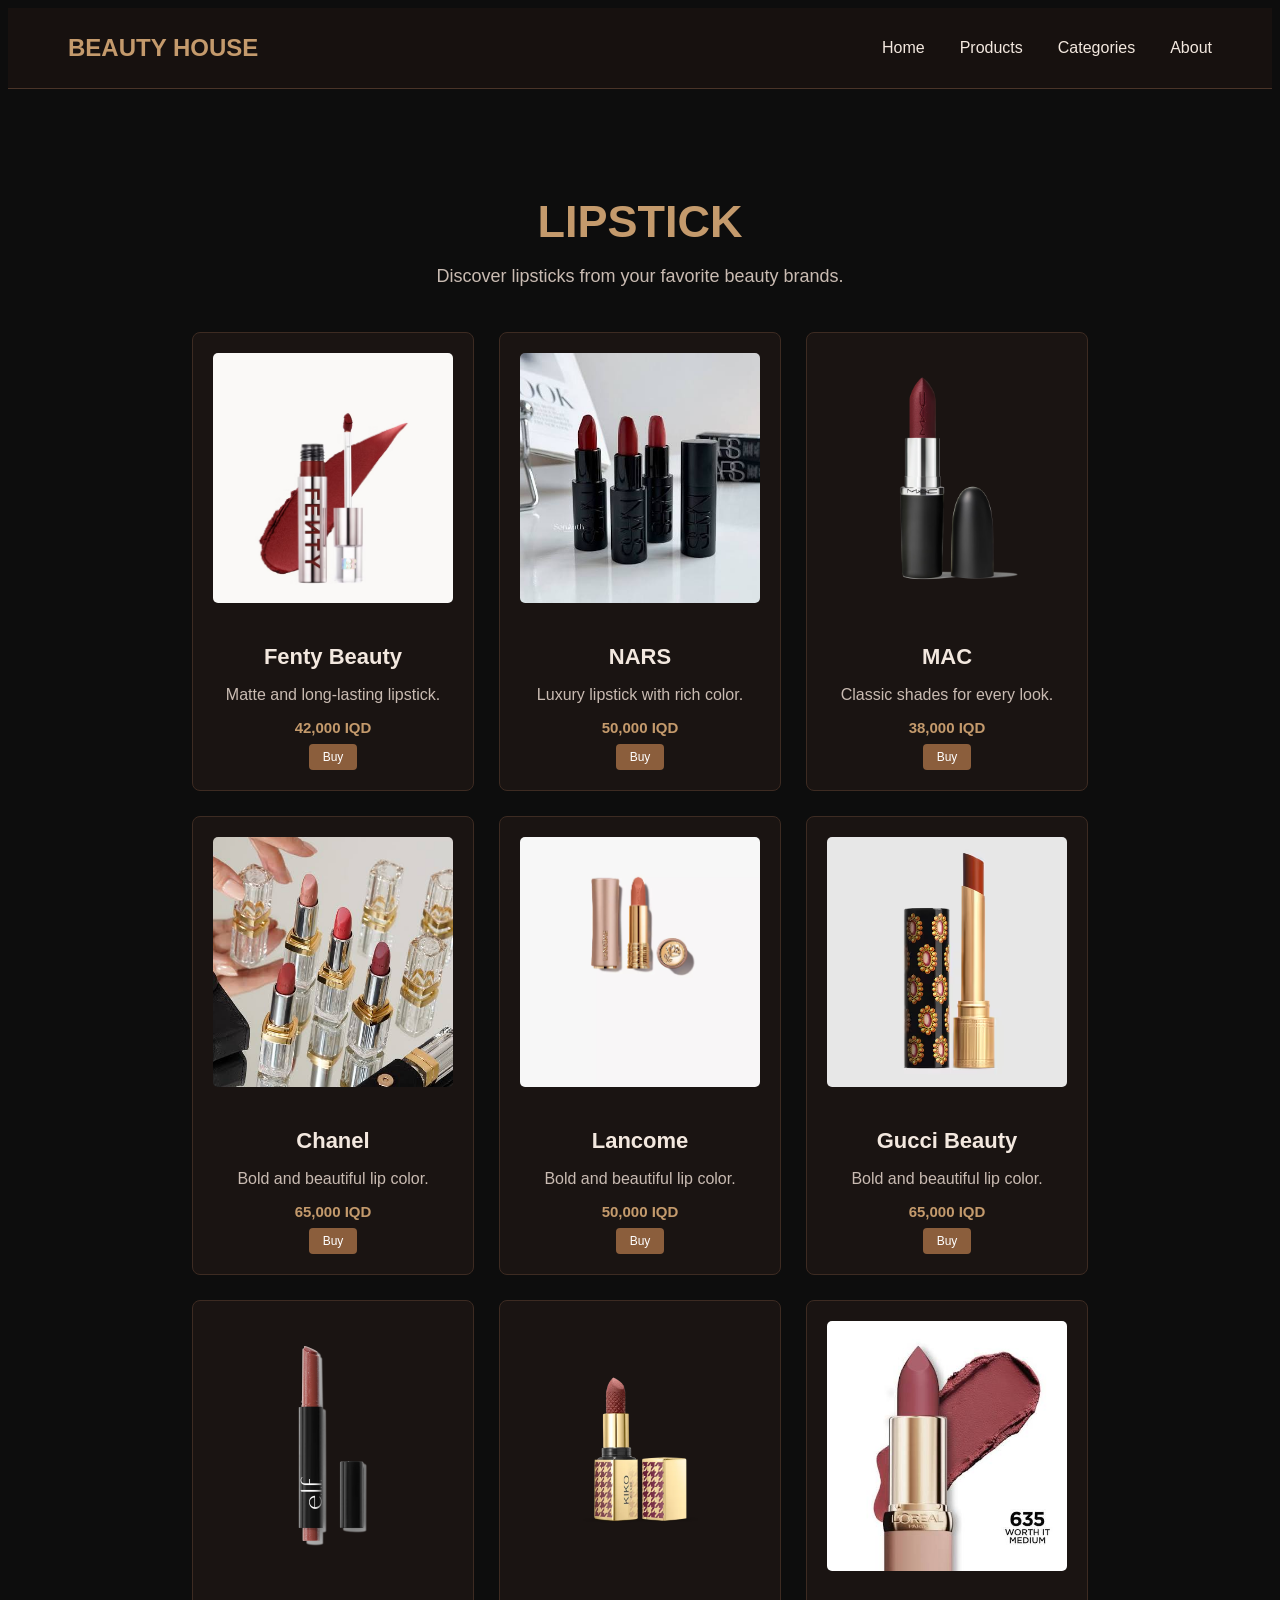
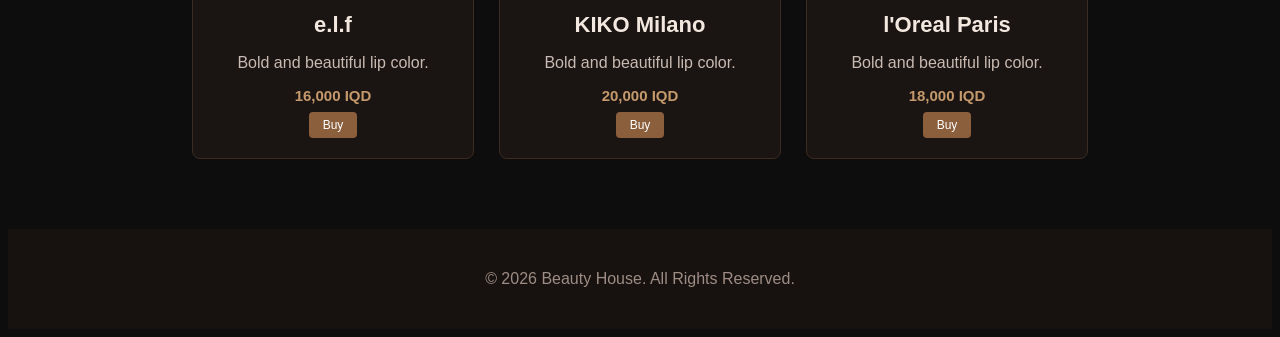
<file: lipstick.html>
<!DOCTYPE html>
<html lang="en">

<head>
    <meta charset="UTF-8">
    <meta name="viewport" content="width=device-width, initial-scale=1.0">

    <title>Lipstick | Beauty House</title>

    <link rel="stylesheet" href="style.css">
</head>

<body>

    <!-- Navigation -->
    <header>

        <div class="logo">BEAUTY HOUSE</div>

        <nav>
            <a href="index.html">Home</a>
            <a href="index.html#products">Products</a>
            <a href="index.html#brands">Categories</a>
            <a href="index.html#about">About</a>
        </nav>

    </header>


    <!-- Lipstick Section -->
    <section class="brand-page">

        <h1>LIPSTICK</h1>

        <p>Discover lipsticks from your favorite beauty brands.</p>

        <div class="products-container">

            <!-- Product 1 -->
            <div class="product-card">
                <img src="image/Fenty Beauty lipstick.avif" alt="Huda Beauty Lipstick">
                <h3>Fenty Beauty</h3>
                <p>Matte and long-lasting lipstick.</p>
                <span>42,000 IQD</span>
                <button>Buy</button>
            </div>


            <!-- Product 2 -->
            <div class="product-card">
                <img src="image/NARS lipstick.jpg" alt="Dior Lipstick">
                <h3>NARS</h3>
                <p>Luxury lipstick with rich color.</p>
                <span>50,000 IQD</span>
                <button>Buy</button>
            </div>


            <!-- Product 3 -->
            <div class="product-card">
                <img src="image/MAC lipstick.avif" alt="MAC Lipstick">
                <h3>MAC</h3>
                <p>Classic shades for every look.</p>
                <span>38,000 IQD</span>
                <button>Buy</button>
            </div>


            <!-- Product 4 -->
            <div class="product-card">
                <img src="image/Chanel LIPSTICK.jpg" alt="Fenty Beauty Lipstick">
                <h3>Chanel</h3>
                <p>Bold and beautiful lip color.</p>
                <span>65,000 IQD</span>
                <button>Buy</button>
            </div>
            <!-- Product 5 -->
            <div class="product-card">
                <img src="image/Lancome lipstick.webp" alt="Fenty Beauty Lipstick">
                <h3>Lancome</h3>
                <p>Bold and beautiful lip color.</p>
                <span>50,000 IQD</span>
                <button>Buy</button>
            </div>
            <!-- Product 6 -->
            <div class="product-card">
                <img src="image/Gucci Beauty lipstick.avif" alt="Fenty Beauty Lipstick">
                <h3>Gucci Beauty</h3>
                <p>Bold and beautiful lip color.</p>
                <span>65,000 IQD</span>
                <button>Buy</button>
            </div>
            <!-- Product 7 -->
            <div class="product-card">
                <img src="image/e.l.f lipstick.webp" alt="Fenty Beauty Lipstick">
                <h3>e.l.f</h3>
                <p>Bold and beautiful lip color.</p>
                <span>16,000 IQD</span>
                <button>Buy</button>
            </div>
            <!-- Product 8 -->
            <div class="product-card">
                <img src="image/KIKO Milano lipstick.webp" alt="Fenty Beauty Lipstick">
                <h3>KIKO Milano</h3>
                <p>Bold and beautiful lip color.</p>
                <span>20,000 IQD</span>
                <button>Buy</button>
            </div>
            <!-- Product 9 -->
            <div class="product-card">
                <img src="image/l'Oreal Paris.jpg" alt="Fenty Beauty Lipstick">
                <h3>l'Oreal Paris</h3>
                <p>Bold and beautiful lip color.</p>
                <span>18,000 IQD</span>
                <button>Buy</button>
            </div>












        </div>

    </section>


    <!-- Footer -->
    <footer>

        <p>© 2026 Beauty House. All Rights Reserved.</p>

    </footer>

</body>

</html>
</file>
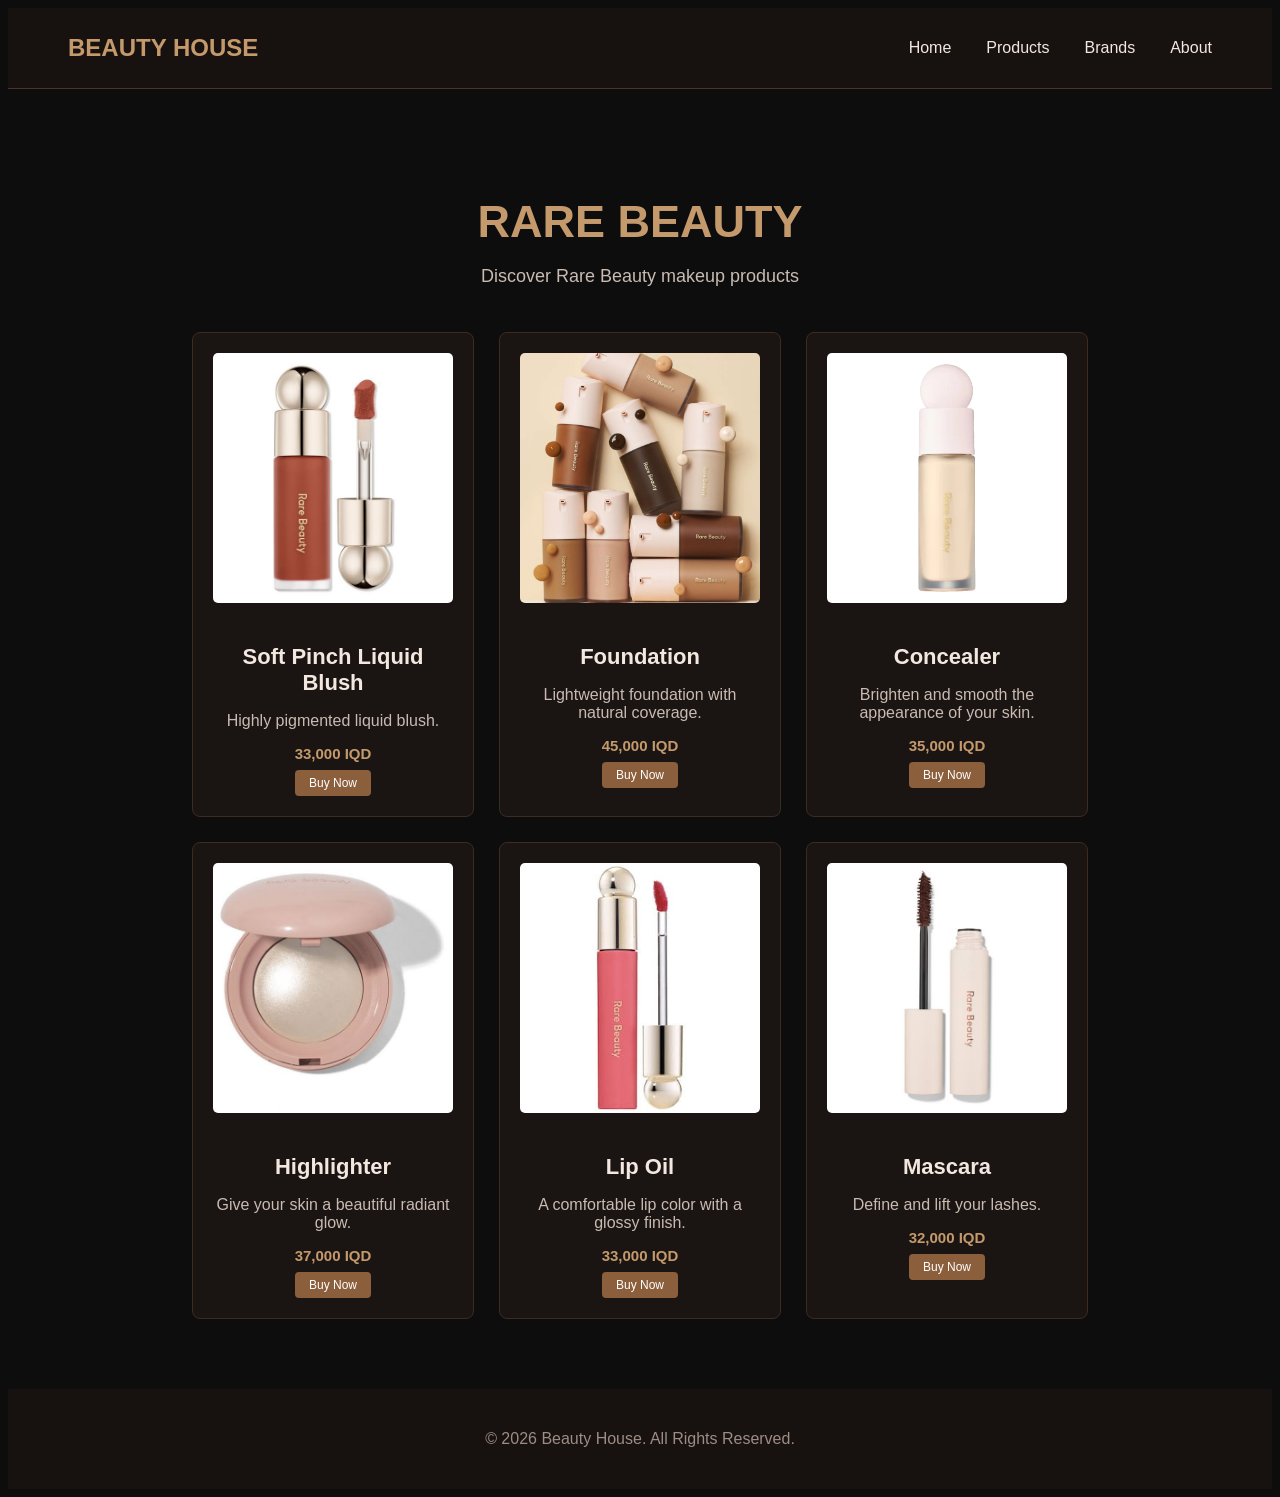
<file: rarebeauty.html>
<!DOCTYPE html>
<html lang="en">

<head>
    <meta charset="UTF-8">
    <meta name="viewport" content="width=device-width, initial-scale=1.0">

    <title>Rare Beauty</title>

    <link rel="stylesheet" href="style.css">
</head>

<body>

    <!-- Navigation Bar -->
    <header>

        <div class="logo">BEAUTY HOUSE</div>

        <nav>
            <a href="index.html">Home</a>
            <a href="index.html#products">Products</a>
            <a href="index.html#brands">Brands</a>
            <a href="index.html#about">About</a>
        </nav>

    </header>


    <!-- Rare Beauty Products -->
    <section class="brand-page">

        <h1>RARE BEAUTY</h1>

        <p>Discover Rare Beauty makeup products</p>


        <div class="products-container">

            <!-- Blush -->
            <div class="product-card">
                <img src="image/rarebeautySoft Pinch Liquid Blush.jpg" alt="Rare Beauty Blush">

                <h3>Soft Pinch Liquid Blush</h3>

                <p>Highly pigmented liquid blush.</p>

                <span>33,000 IQD</span>
                <button>Buy Now</button>
            </div>


            <!-- Foundation -->
            <div class="product-card">
                <img src="image/RARE BEAUTYfoundation.jpg" alt="Rare Beauty Foundation">

                <h3>Foundation</h3>

                <p>Lightweight foundation with natural coverage.</p>

                <span>45,000 IQD</span>
                <button>Buy Now</button>
            </div>


            <!-- Concealer -->
            <div class="product-card">
                <img src="image/RARE BEAUTY Concealer.webp" alt="Rare Beauty Concealer">

                <h3>Concealer</h3>

                <p>Brighten and smooth the appearance of your skin.</p>

                <span>35,000 IQD</span>
                <button>Buy Now</button>
            </div>


            <!-- Highlighter -->
            <div class="product-card">
                <img src="image/i RARE BEAUTY Highlighter.jpg" alt="Rare Beauty Highlighter">

                <h3>Highlighter</h3>

                <p>Give your skin a beautiful radiant glow.</p>

                <span>37,000 IQD</span>
                <button>Buy Now</button>
            </div>


            <!-- Lip Oil -->
            <div class="product-card">
                <img src="image/RARE BEAUTY Lip Oil.jpg" alt="Rare Beauty Lip Oil">

                <h3>Lip Oil</h3>

                <p>A comfortable lip color with a glossy finish.</p>

                <span>33,000 IQD</span>
                <button>Buy Now</button>
            </div>


            <!-- Mascara -->
            <div class="product-card">
                <img src="image/RARE BEAUTY Mascara.jpg" alt="Rare Beauty Mascara">

                <h3>Mascara</h3>

                <p>Define and lift your lashes.</p>

                <span>32,000 IQD</span>
                <button>Buy Now</button>
            </div>

        </div>

    </section>


    <!-- Footer -->
    <footer>

        <p>© 2026 Beauty House. All Rights Reserved.</p>

    </footer>

</body>
</html>
</file>
<file: style.css>
```css
/* =========================
   GENERAL SETTINGS
========================= */

* {
    margin: 0;
    padding: 0;
    box-sizing: border-box;
}

body {
    font-family: Arial, sans-serif;
    background-color: #0d0d0d;
    color: #f3e8df;
}


/* =========================
   NAVIGATION BAR
========================= */

header {
    height: 80px;
    background-color: #17110f;

    display: flex;
    align-items: center;
    justify-content: space-between;

    padding: 0 60px;

    border-bottom: 1px solid #4a3428;
}

.logo {
    font-size: 24px;
    font-weight: bold;
    color: #c49a6c;
}

nav {
    display: flex;
    gap: 35px;
}

nav a {
    color: #f3e8df;
    text-decoration: none;
    font-size: 16px;
}

nav a:hover {
    color: #c49a6c;
}


/* =========================
   HERO SECTION
========================= */

.hero {
    height: 500px;

    background-image: url("image/first.jpg");
    background-size: cover;
    background-position: center;

    display: flex;
    align-items: center;
    justify-content: center;

    text-align: center;
}

.hero-text {
    position: relative;
    z-index: 2;
}

.hero-text h1 {
    font-size: 55px;
    color: white;
    margin-bottom: 20px;
}

.hero-text p {
    font-size: 20px;
    color: white;
    margin-bottom: 30px;
}

.hero-text h1 {
    font-size: 55px;
    margin-bottom: 20px;
    color: #f3e8df;
}

.hero-text p {
    font-size: 20px;
    margin-bottom: 30px;
}


/* =========================
   BUTTON
========================= */

button {
    background-color: #8b5e3c;
    color: white;

    border: none;

    padding: 14px 30px;

    font-size: 16px;

    cursor: pointer;

    border-radius: 4px;
}

button:hover {
    background-color: #a8754e;
}


/* =========================
   PRODUCTS
========================= */

#products {
    padding: 70px 60px;
}

h2 {
    text-align: center;

    font-size: 35px;

    margin-bottom: 40px;

    color: #c49a6c;
}

.products-container {
    display: flex;

    justify-content: center;

    gap: 25px;

    flex-wrap: wrap;
}

.product-card {
    width: 240px;

    background-color: #1a1412;

    padding: 20px;

    text-align: center;

    border: 1px solid #3d2b22;

    border-radius: 8px;
}

.product-card img {
    width: 100%;
    height: 250px;

    object-fit: cover;

    border-radius: 5px;

    margin-bottom: 15px;
}

.product-card h3 {
    font-size: 22px;

    margin-bottom: 10px;
}

.product-card p {
    color: #c9bbb2;

    margin-bottom: 15px;
}

.product-card span {
    color: #c49a6c;

    font-weight: bold;

    font-size: 18px;
}


/* =========================
   BRANDS
========================= */

#brands {
    padding: 70px 60px;

    background-color: #17110f;
}

.brands-container {
    display: flex;

    justify-content: center;

    align-items: center;

    gap: 30px;

    flex-wrap: wrap;
}

.brand {
    padding: 25px 40px;

    border: 1px solid #5a4030;

    color: #f3e8df;

    font-size: 20px;

    letter-spacing: 2px;
}

.brand:hover {
    color: #c49a6c;

    border-color: #c49a6c;
}


/* =========================
   ABOUT
========================= */

#about {
    padding: 70px 60px;

    text-align: center;
}

#about p {
    max-width: 700px;

    margin: auto;

    color: #c9bbb2;

    font-size: 18px;

    line-height: 1.8;
}


/* =========================
   FOOTER
========================= */

footer {
    background-color: #17110f;

    text-align: center;

    padding: 25px;

    color: #9d8d84;
}
.shop-button {
    display: inline-block;
    background-color: #8b5e3c;
    color: white;
    text-decoration: none;
    padding: 14px 30px;
    font-size: 16px;
    border-radius: 4px;
    cursor: pointer;
}

.shop-button:hover {
    background-color: #a8754e;
}
/* =========================
   BRAND PAGE
========================= */

.brand-page {
    padding: 70px 60px;
    text-align: center;
}

.brand-page h1 {
    font-size: 45px;
    color: #c49a6c;
    margin-bottom: 15px;
}

.brand-page > p {
    color: #c9bbb2;
    font-size: 18px;
    margin-bottom: 45px;
}

.product-link {
    text-decoration: none;
    color: inherit;
}
/* =========================
   BRAND PAGE
========================= */

.brand-page {
    padding: 70px 60px;
    text-align: center;
}

.brand-page h1 {
    font-size: 45px;
    color: #c49a6c;
    margin-bottom: 15px;
}

.brand-page > p {
    color: #c9bbb2;
    font-size: 18px;
    margin-bottom: 45px;
}

.brand-page .product-card {
    transition: transform 0.3s ease;
}

.brand-page .product-card:hover {
    transform: translateY(-8px);
}
.product-card span {
    display: block;
    color: #c49a6c;
    font-weight: bold;
    font-size: 15px;
    margin-top: 5px;
    margin-bottom: 8px;
}

.product-card button {
    background-color: #8b5e3c;
    color: white;
    border: none;
    padding: 6px 14px;
    font-size: 12px;
    border-radius: 4px;
    cursor: pointer;
}

.product-card button:hover {
    background-color: #a8754e;
}
/* =========================
   POPULAR CATEGORIES
========================= */

.brand-card {
    width: 240px;
    background-color: #1a1412;
    padding: 20px;
    text-align: center;
    border: 1px solid #3d2b22;
    border-radius: 8px;
    transition: 0.3s;
}

.brand-card:hover {
    transform: translateY(-8px);
    border-color: #c49a6c;
}

.brand-card img {
    width: 100%;
    height: 180px;
    object-fit: cover;
    border-radius: 5px;
    margin-bottom: 15px;
}

.brand-card h3 {
    font-size: 22px;
    margin-bottom: 10px;
}

.brand-card p {
    color: #c9bbb2;
    margin-bottom: 15px;
}

.brand-card a {
    display: inline-block;
    background-color: #8b5e3c;
    color: white;
    text-decoration: none;
    padding: 6px 14px;
    font-size: 12px;
    border-radius: 4px;
}

.brand-card a:hover {
    background-color: #a8754e;
}
</file>
